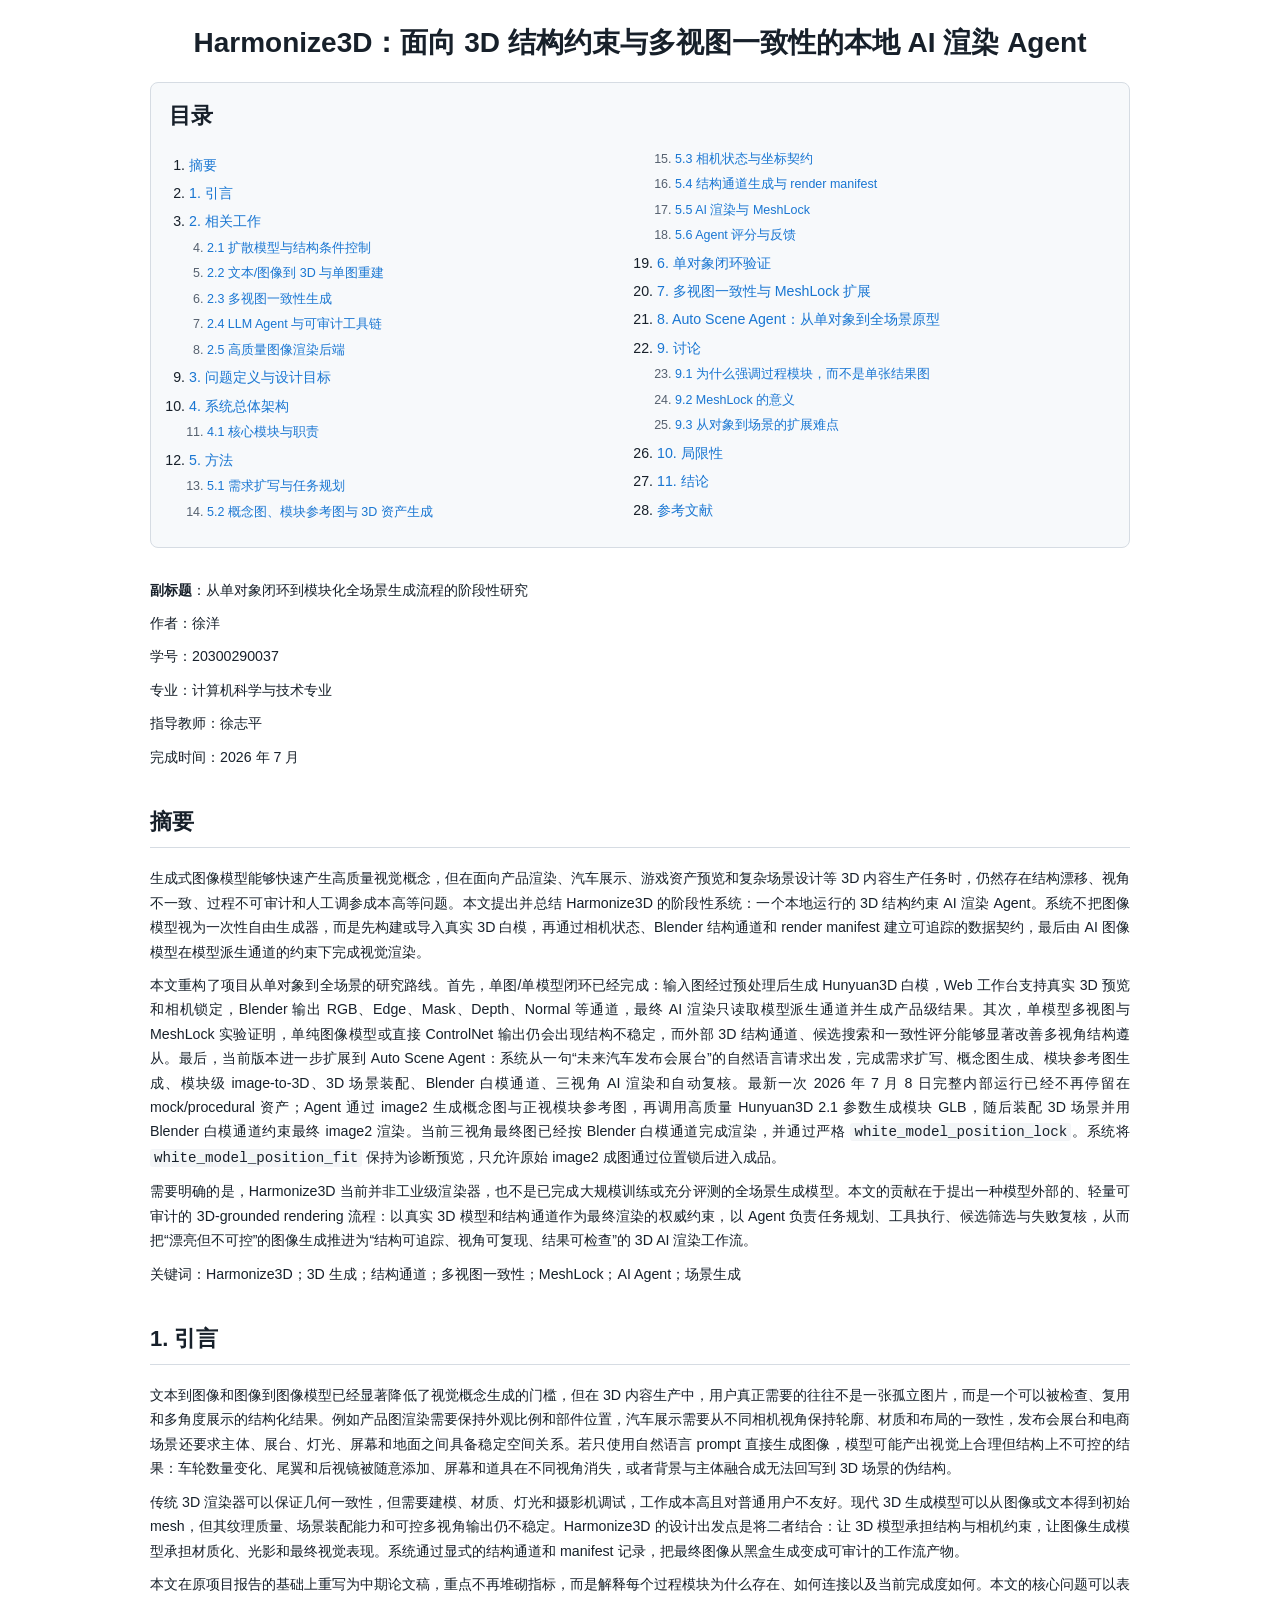
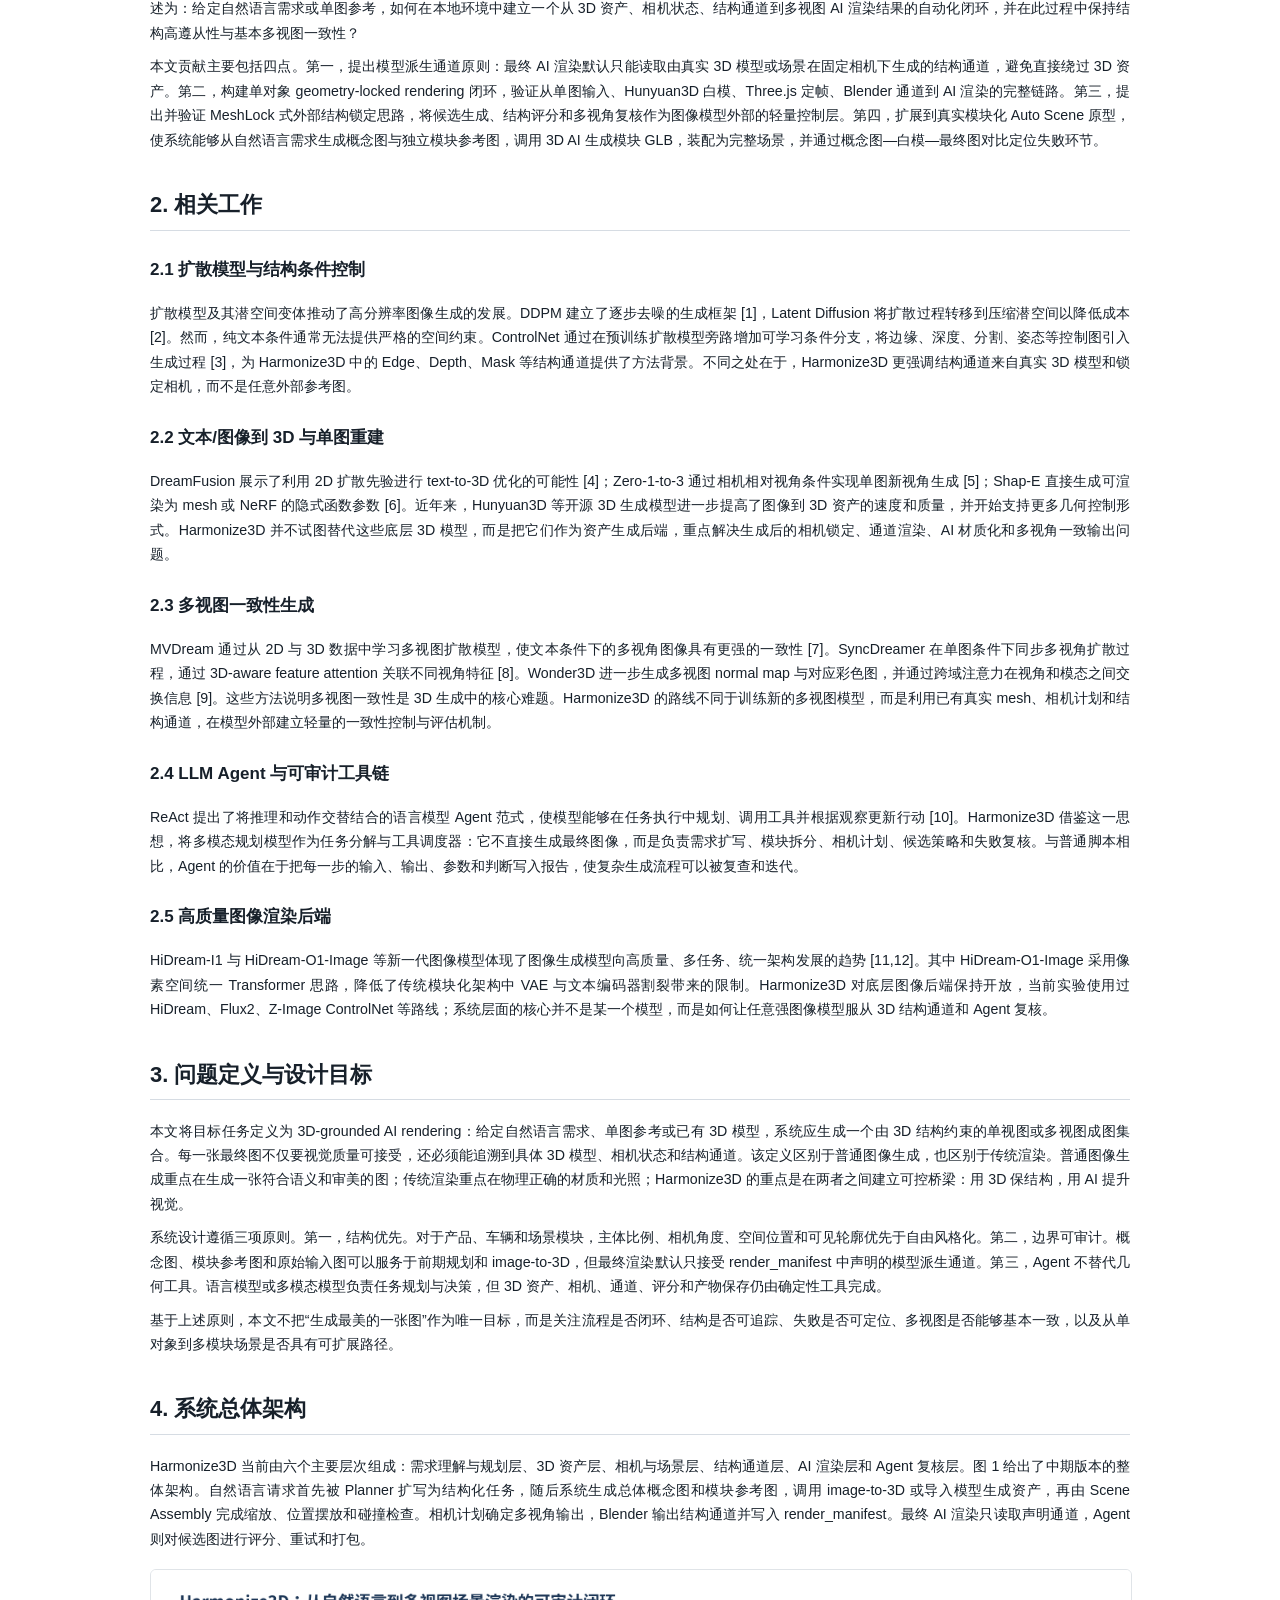
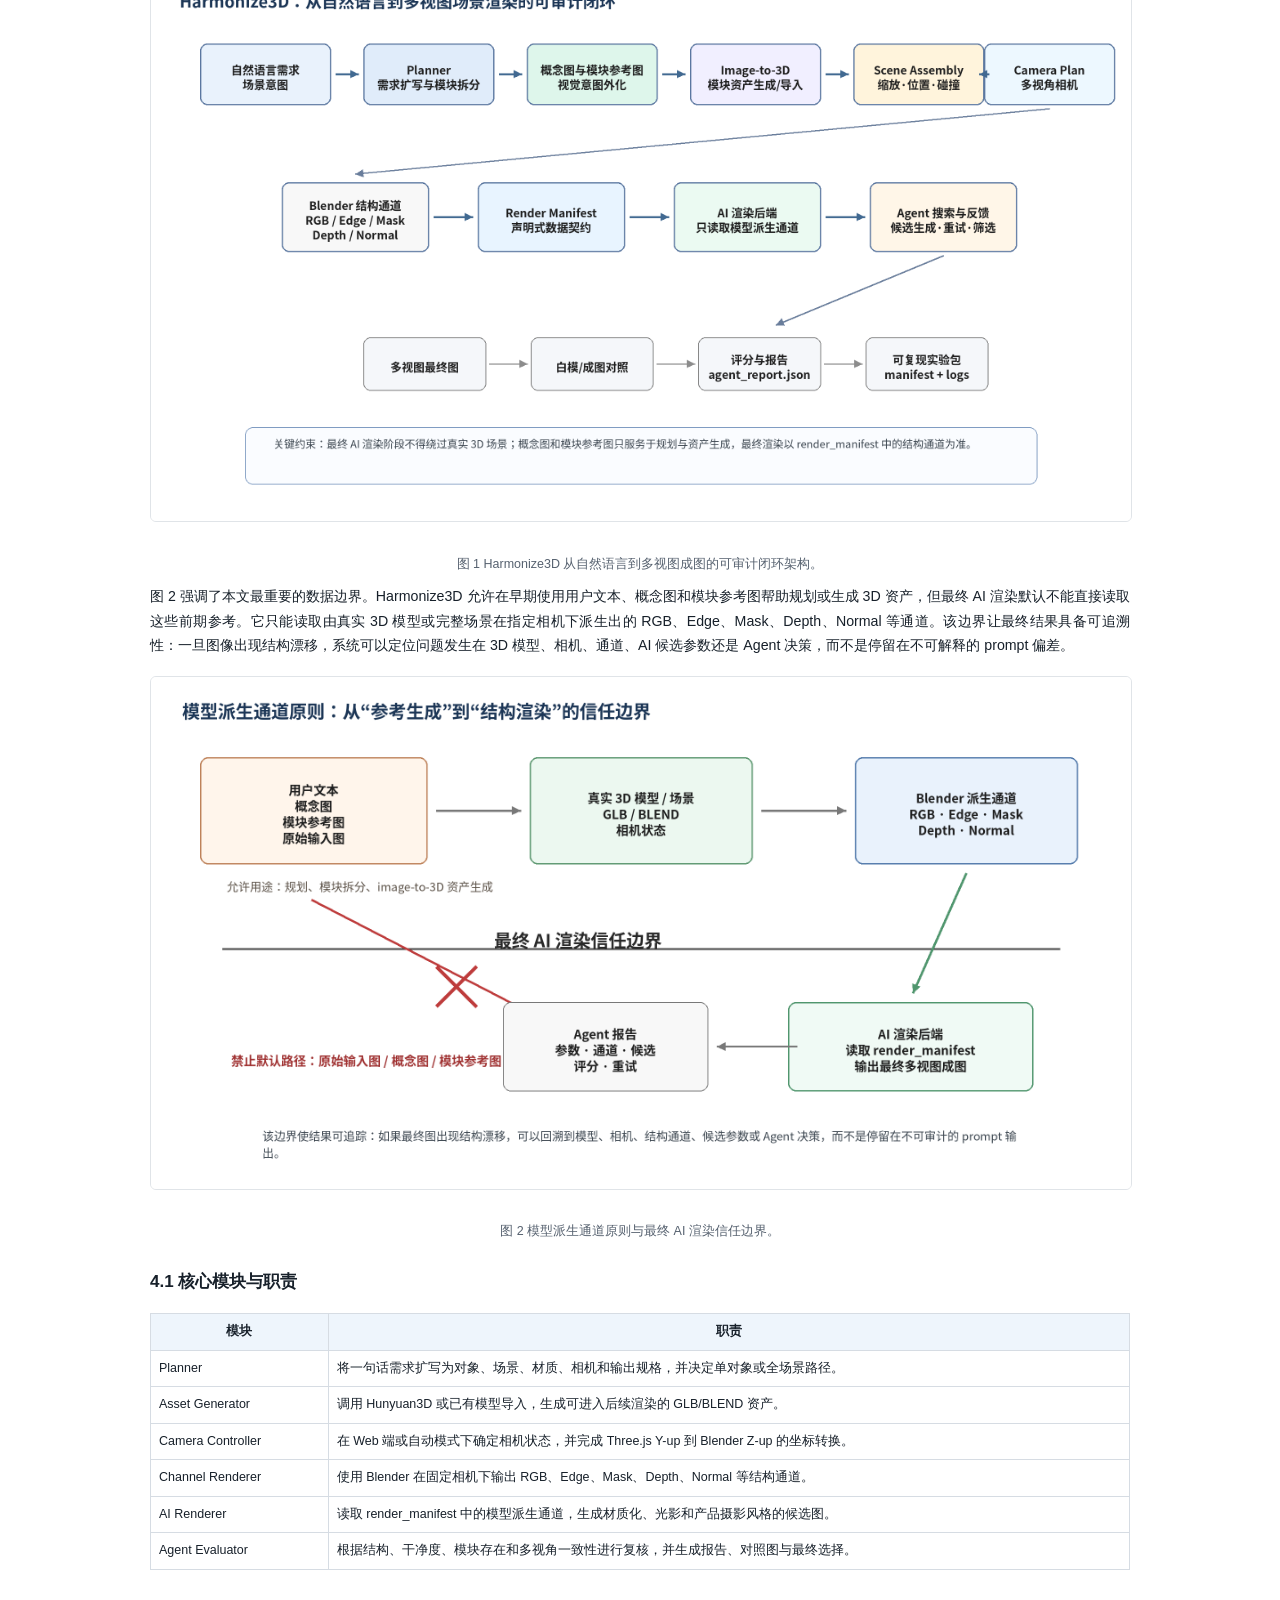
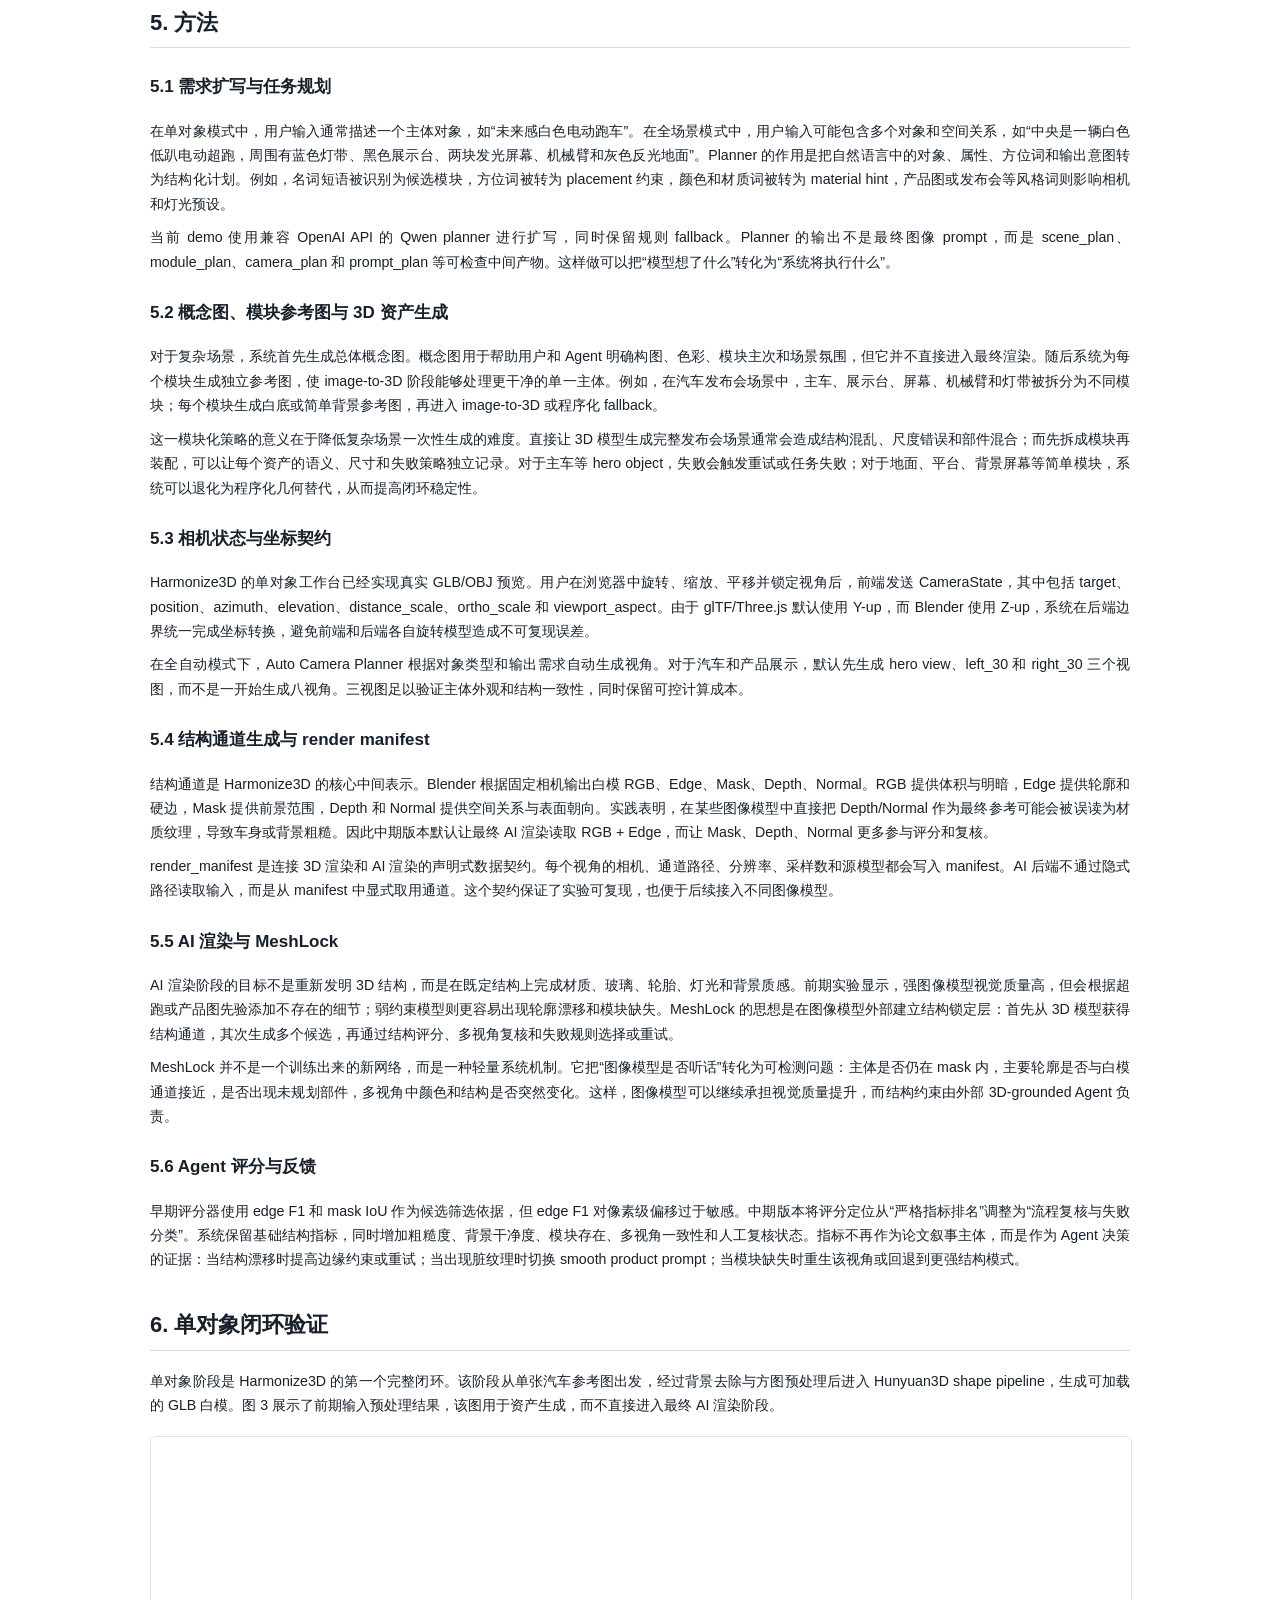
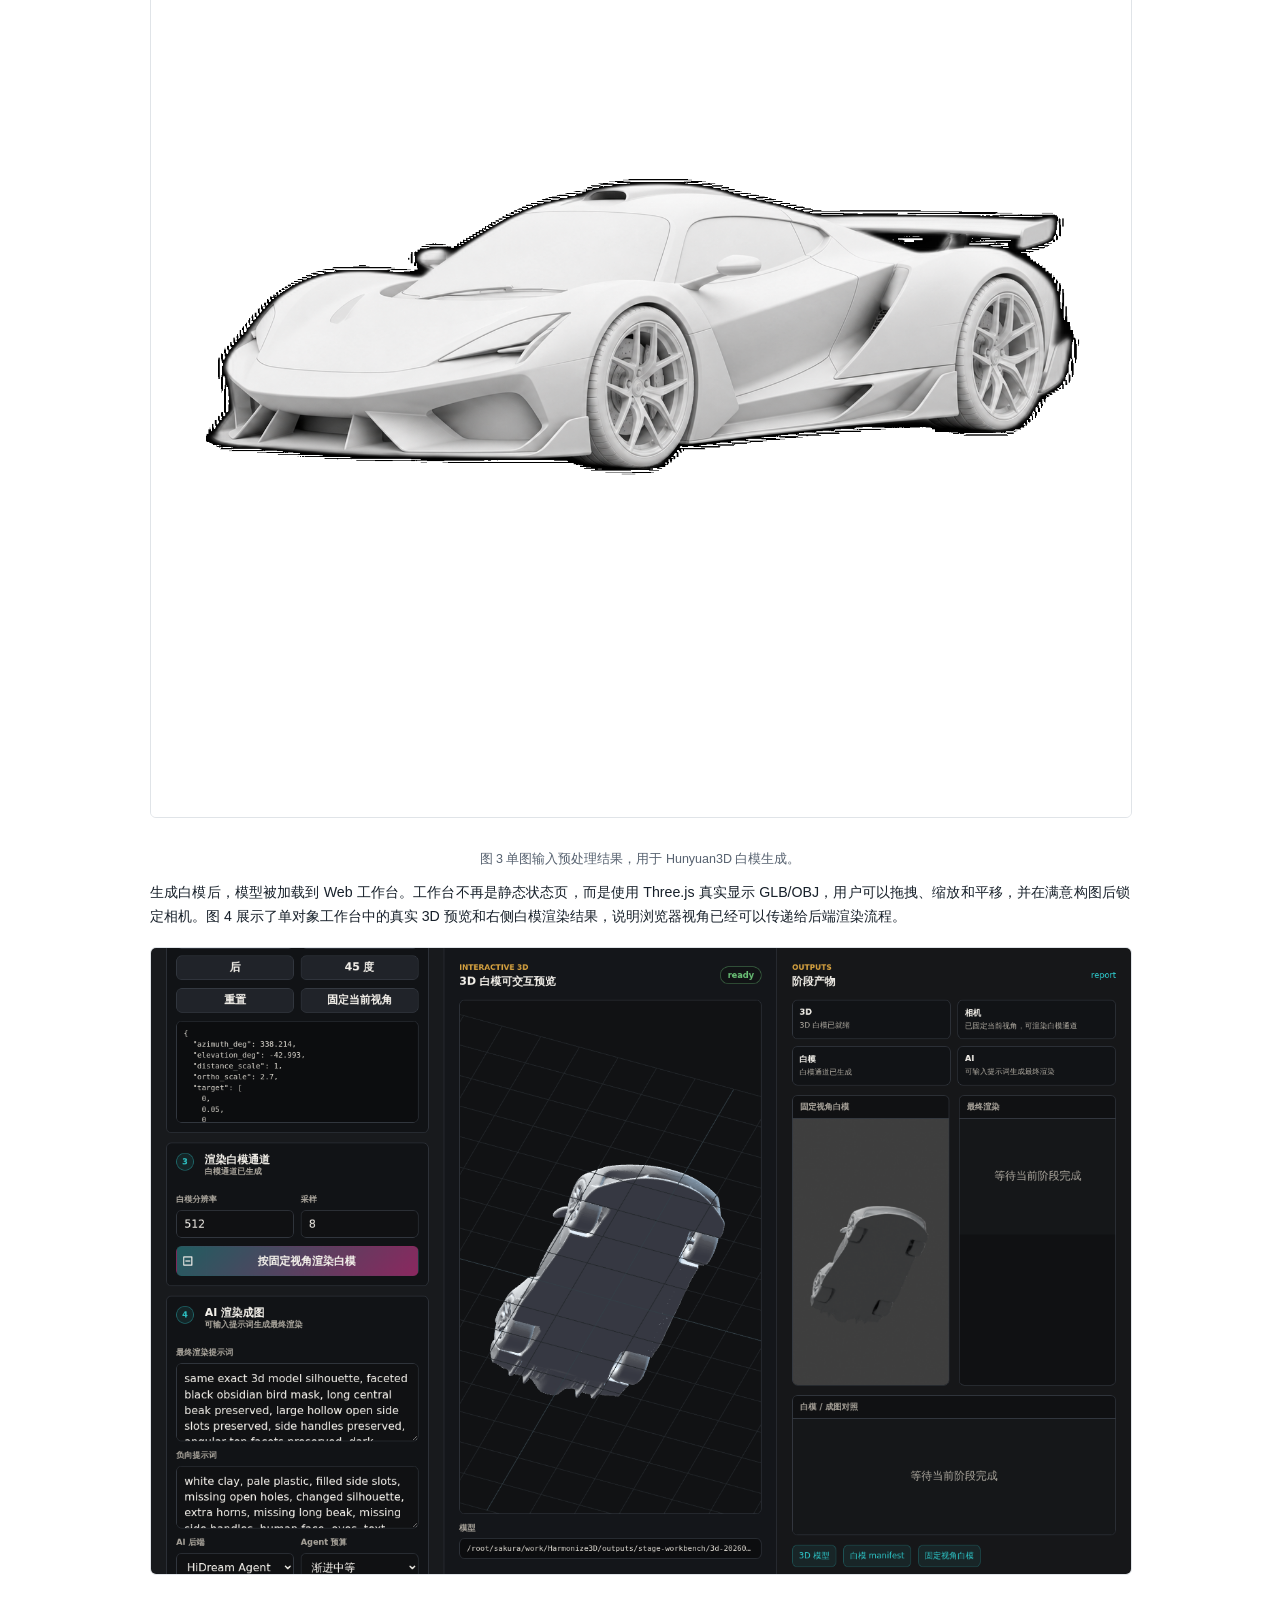
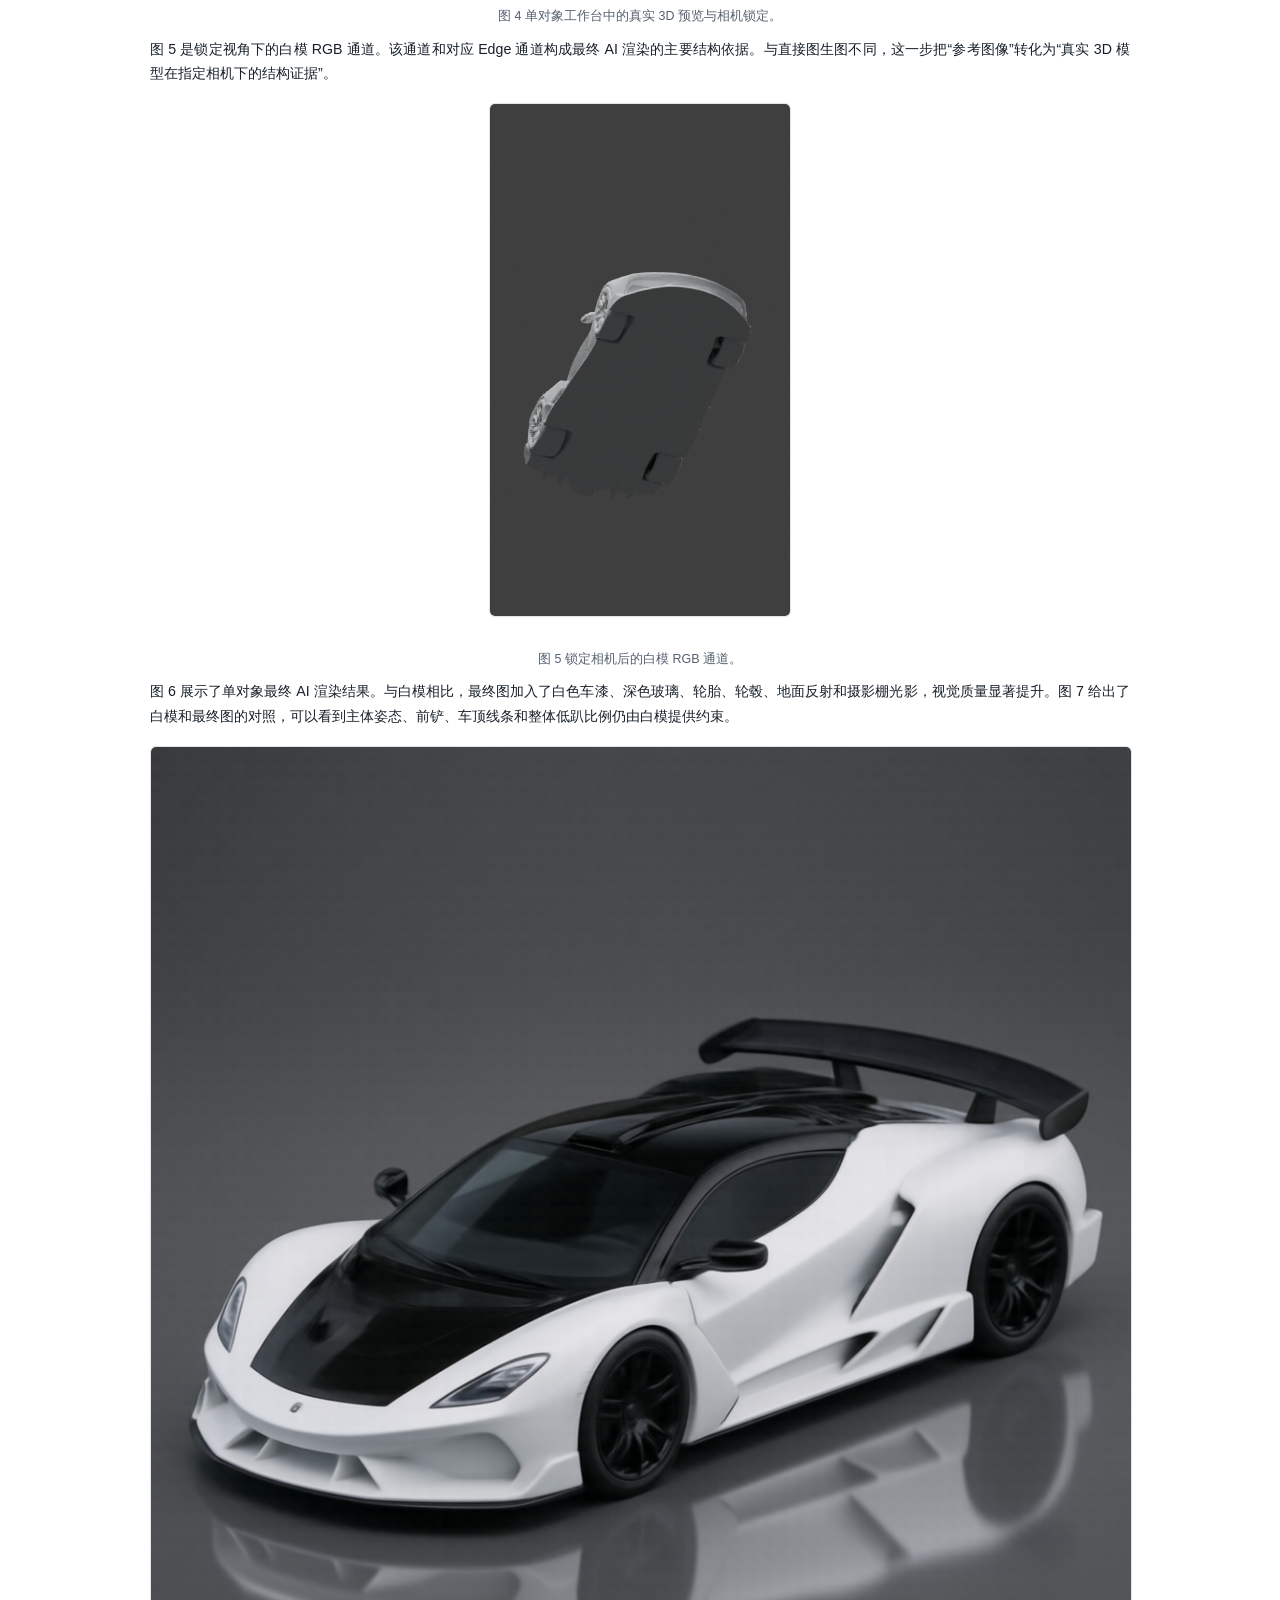
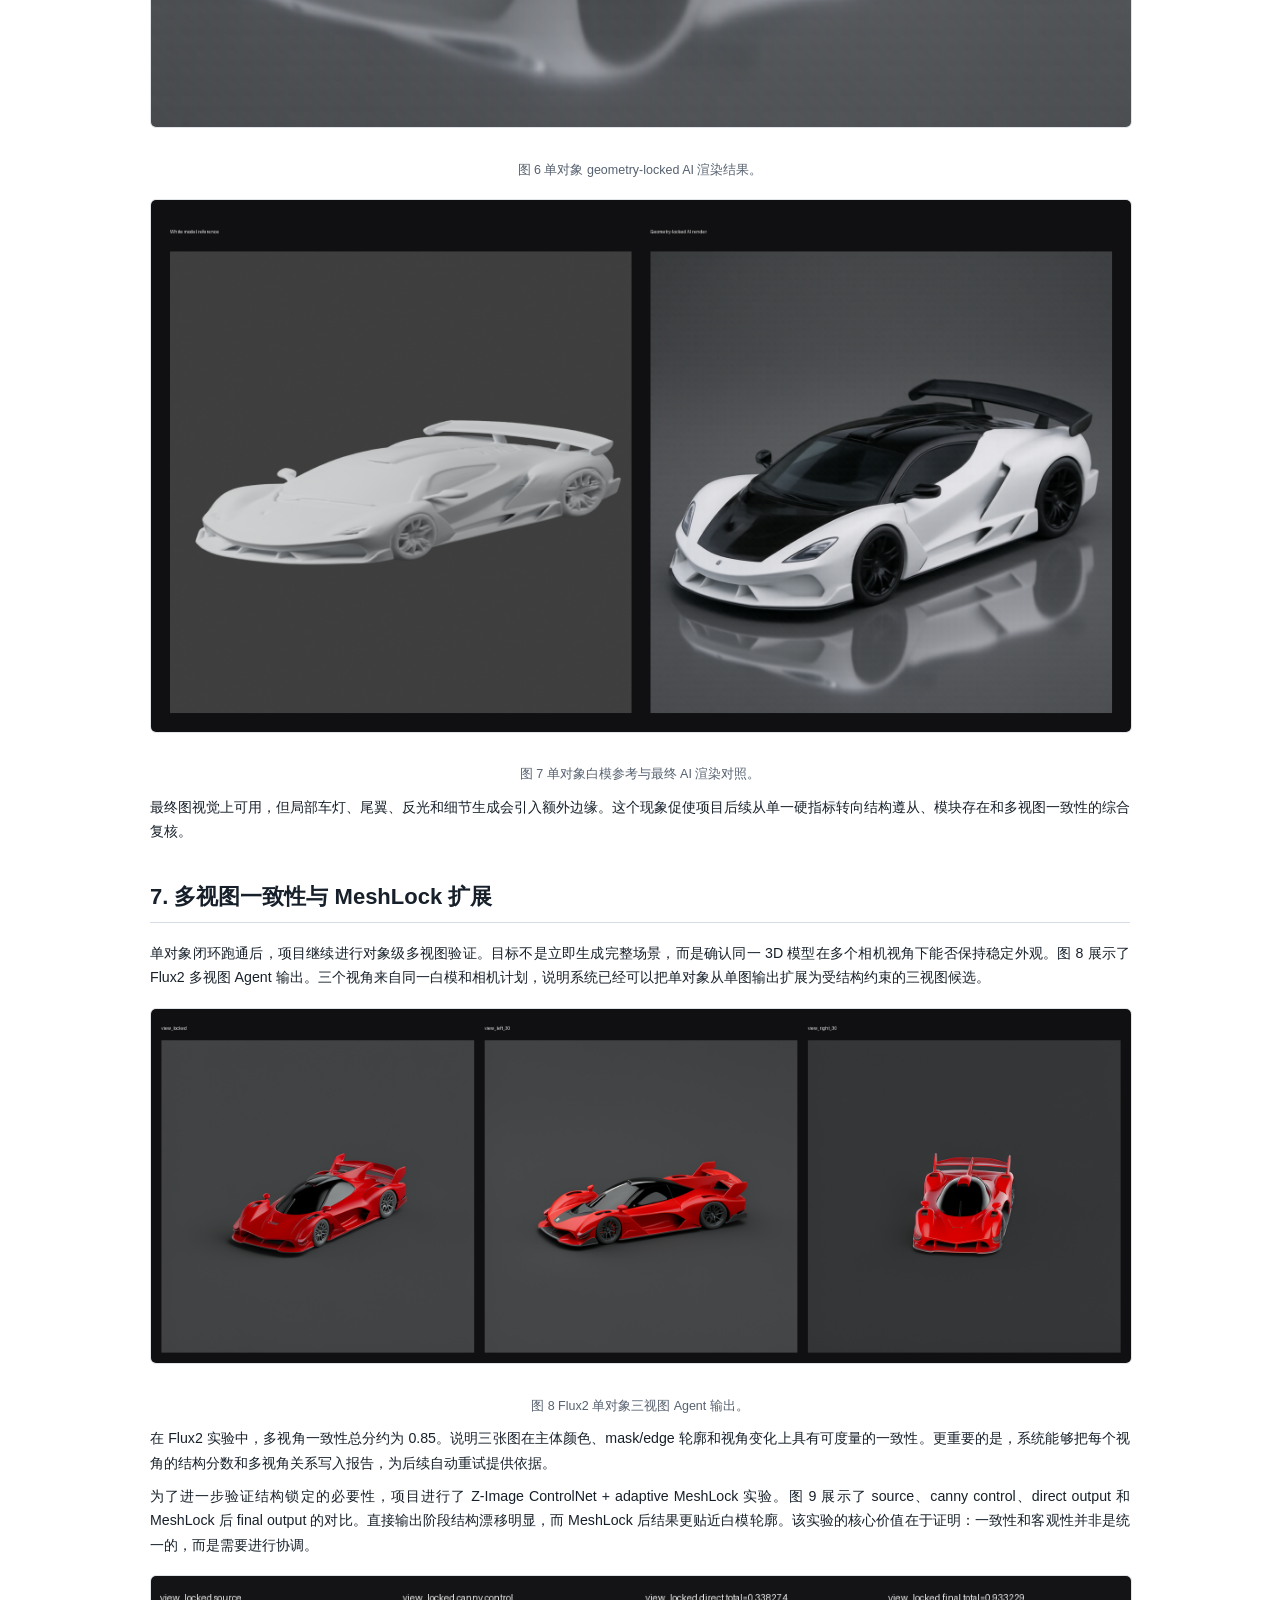
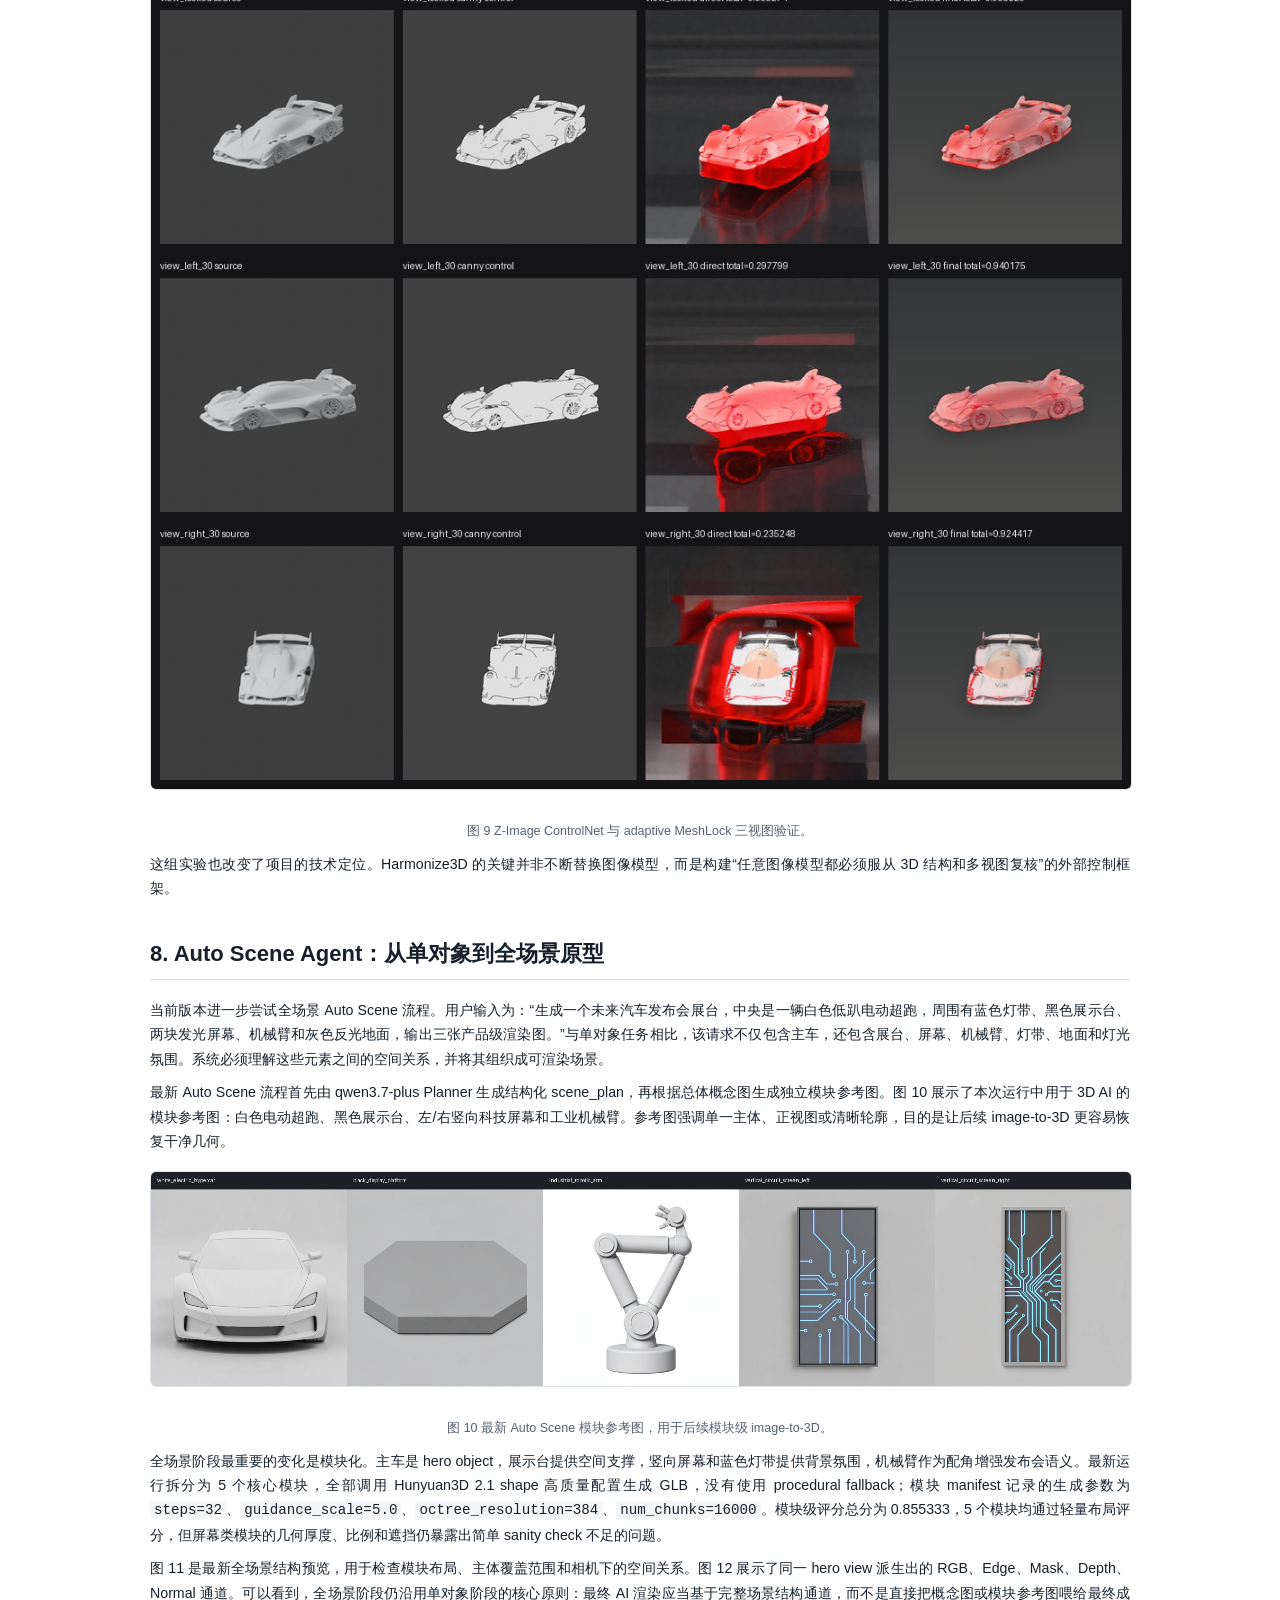
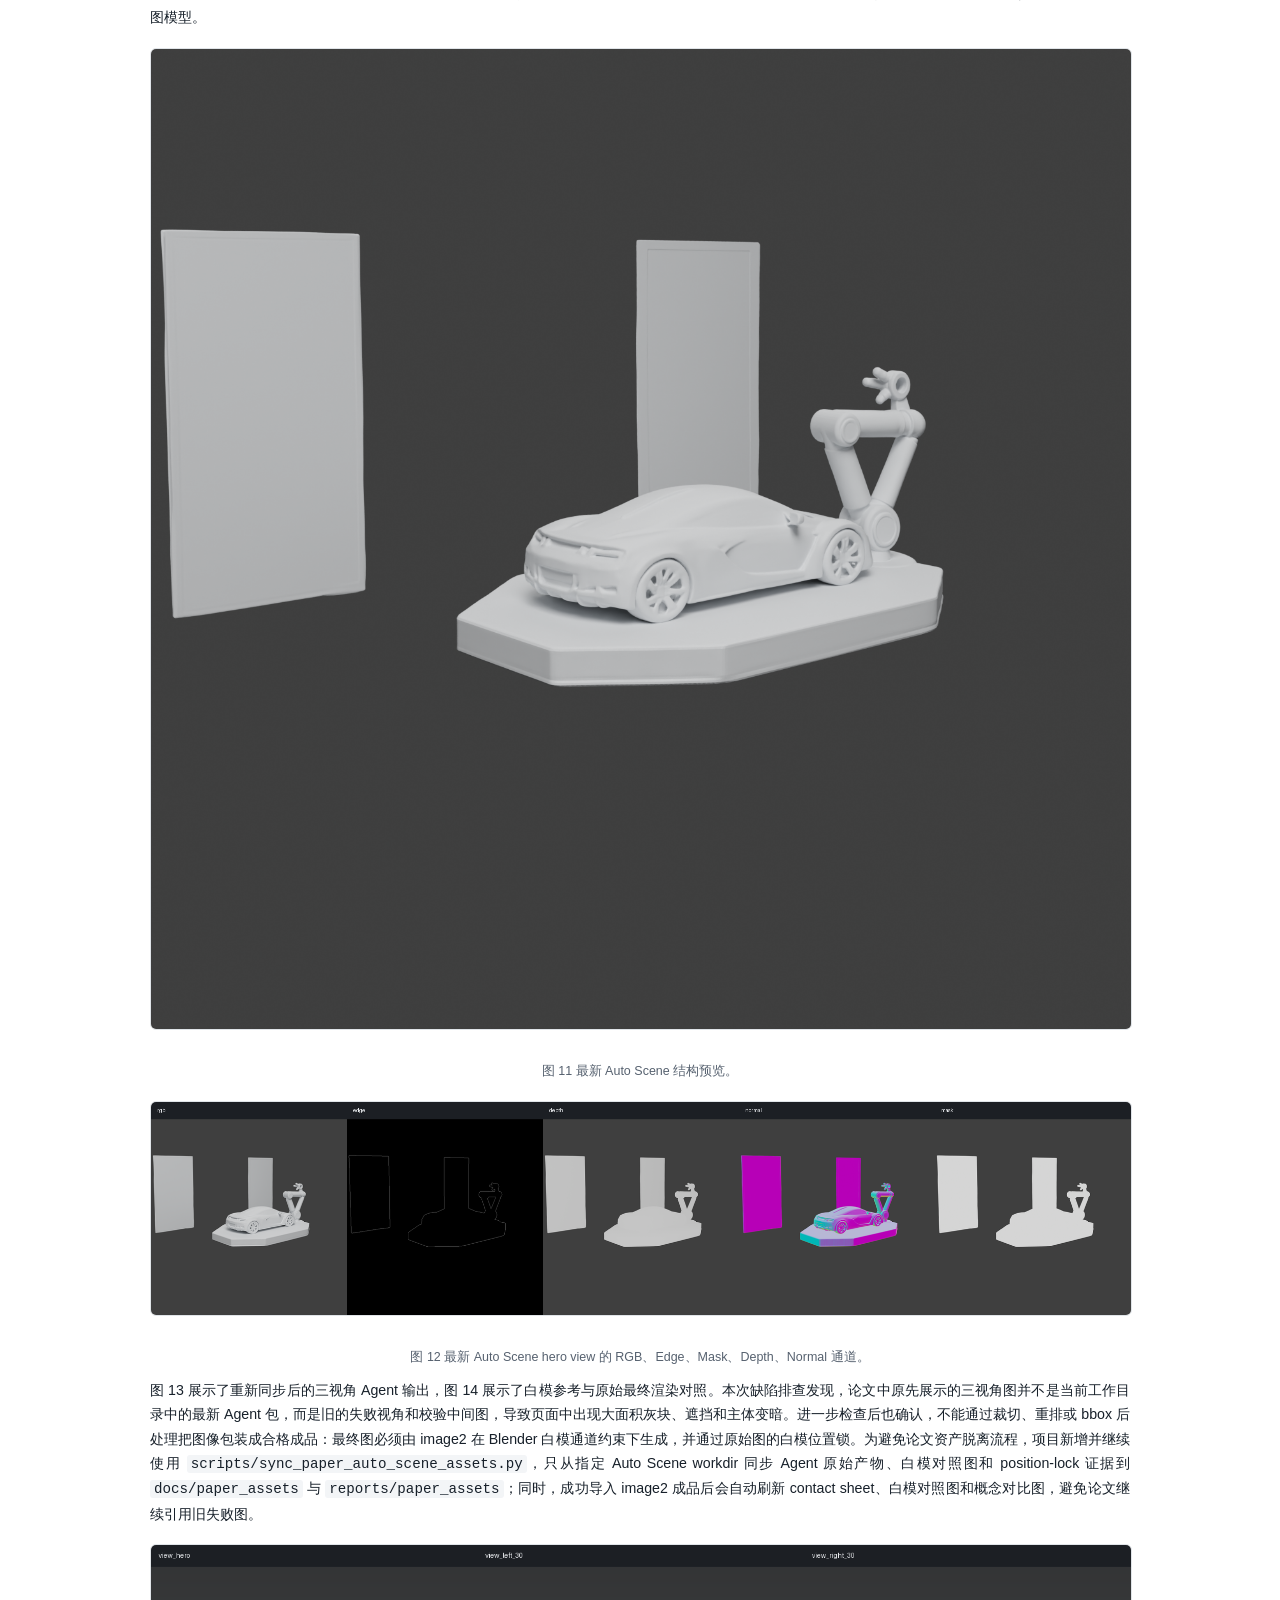
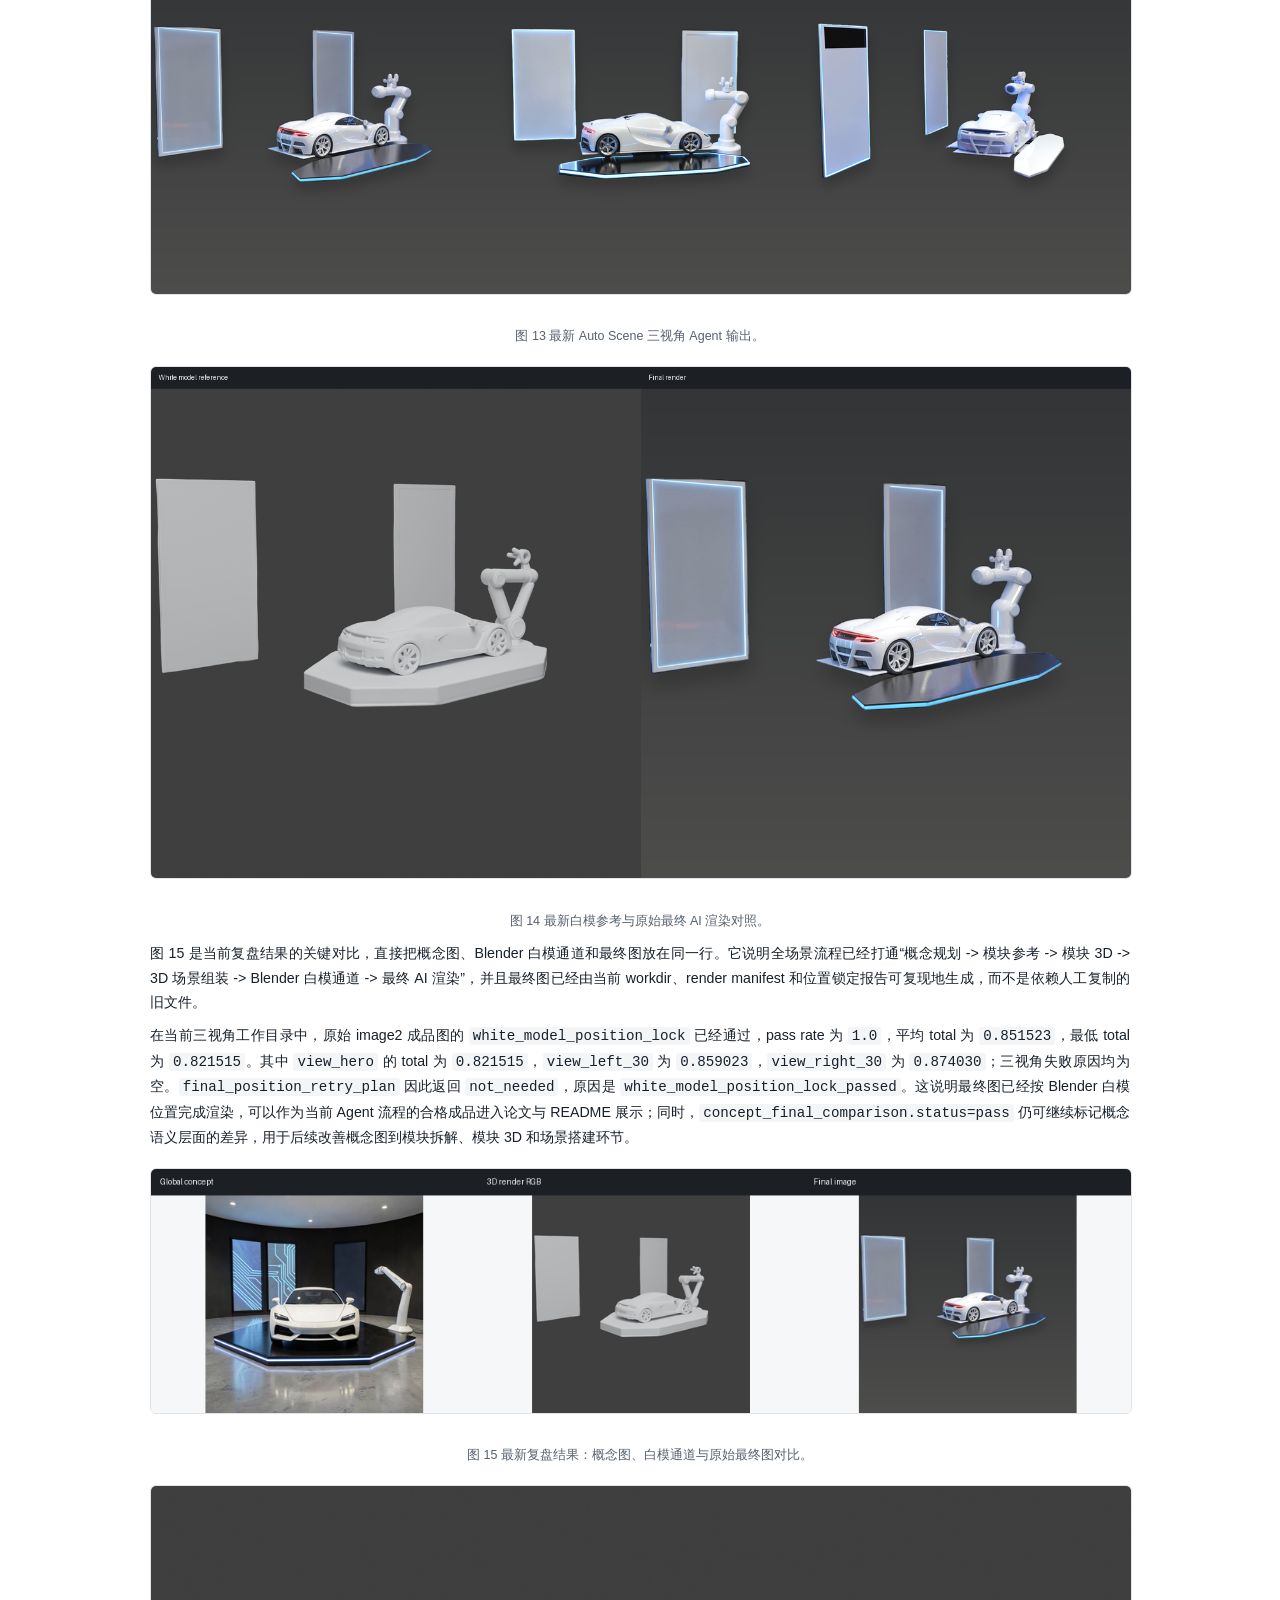
<file: reports/Harmonize3D_Paper_Deliverable.html>
<!doctype html><html lang="zh-CN"><head><meta charset="utf-8"><meta name="viewport" content="width=device-width, initial-scale=1"><title>Harmonize3D Paper Deliverable</title><style>
@page { size: A4; margin: 18mm 16mm; }
:root { --ink:#17202a; --muted:#56616f; --line:#d6dce3; --accent:#1976d2; }
body { font-family: "WenQuanYi Micro Hei", "Noto Sans CJK SC", "Microsoft YaHei", Arial, sans-serif; color: var(--ink); background: #fff; line-height: 1.72; font-size: 14.2px; }
main { max-width: 980px; margin: 0 auto; }
h1 { text-align: center; font-size: 28px; line-height: 1.35; margin: 24px 0 18px; }
h2 { font-size: 22px; border-bottom: 1px solid var(--line); padding-bottom: 6px; margin-top: 34px; break-after: avoid; }
h3 { font-size: 17px; margin-top: 24px; break-after: avoid; }
p { margin: 9px 0; text-align: justify; }
a { color: var(--accent); text-decoration: none; }
code { font-family: ui-monospace, SFMono-Regular, Menlo, Consolas, monospace; background: #f3f5f7; padding: 1px 4px; border-radius: 3px; overflow-wrap: anywhere; }
pre { background: #f6f8fa; border: 1px solid var(--line); border-radius: 6px; padding: 12px; overflow-x: visible; font-size: 12px; line-height: 1.45; white-space: pre-wrap; word-break: break-word; overflow-wrap: anywhere; }
pre code { background: transparent; padding: 0; white-space: inherit; word-break: inherit; overflow-wrap: inherit; }
ul, ol { margin: 8px 0 10px 26px; padding: 0; }
li { margin: 4px 0; }
table { width: 100%; border-collapse: collapse; margin: 14px 0 18px; font-size: 12.5px; break-inside: avoid; }
th, td { border: 1px solid var(--line); padding: 7px 8px; vertical-align: top; overflow-wrap: anywhere; }
th { background: #eef5fc; font-weight: 700; }
figure { margin: 18px auto 24px; text-align: center; break-inside: avoid; }
figure img { max-width: 100%; height: auto; border: 1px solid #e0e4e8; border-radius: 6px; }
figcaption, .caption { color: var(--muted); font-size: 12.5px; margin-top: 6px; text-align: center; }
.toc { background:#f7f9fb; border:1px solid var(--line); border-radius:8px; padding: 10px 18px; margin: 20px 0 30px; break-after: page; }
.toc h2 { border:0; margin: 4px 0 8px; }
.toc ol { columns: 2; margin-left: 20px; }
.toc li { break-inside: avoid; }
.toc-l3 { margin-left: 18px; font-size: 12.5px; color: var(--muted); }
@media print { body { font-size: 12.3px; } h2 { margin-top: 24px; } }

</style></head><body><main><h1 id="harmonize3d：面向-3d-结构约束与多视图一致性的本地-ai-渲染-agent">Harmonize3D：面向 3D 结构约束与多视图一致性的本地 AI 渲染 Agent</h1>
<nav class="toc"><h2>目录</h2><ol>
<li class="toc-l2"><a href="#摘要">摘要</a></li>
<li class="toc-l2"><a href="#1.-引言">1. 引言</a></li>
<li class="toc-l2"><a href="#2.-相关工作">2. 相关工作</a></li>
<li class="toc-l3"><a href="#2.1-扩散模型与结构条件控制">2.1 扩散模型与结构条件控制</a></li>
<li class="toc-l3"><a href="#2.2-文本图像到-3d-与单图重建">2.2 文本/图像到 3D 与单图重建</a></li>
<li class="toc-l3"><a href="#2.3-多视图一致性生成">2.3 多视图一致性生成</a></li>
<li class="toc-l3"><a href="#2.4-llm-agent-与可审计工具链">2.4 LLM Agent 与可审计工具链</a></li>
<li class="toc-l3"><a href="#2.5-高质量图像渲染后端">2.5 高质量图像渲染后端</a></li>
<li class="toc-l2"><a href="#3.-问题定义与设计目标">3. 问题定义与设计目标</a></li>
<li class="toc-l2"><a href="#4.-系统总体架构">4. 系统总体架构</a></li>
<li class="toc-l3"><a href="#4.1-核心模块与职责">4.1 核心模块与职责</a></li>
<li class="toc-l2"><a href="#5.-方法">5. 方法</a></li>
<li class="toc-l3"><a href="#5.1-需求扩写与任务规划">5.1 需求扩写与任务规划</a></li>
<li class="toc-l3"><a href="#5.2-概念图模块参考图与-3d-资产生成">5.2 概念图、模块参考图与 3D 资产生成</a></li>
<li class="toc-l3"><a href="#5.3-相机状态与坐标契约">5.3 相机状态与坐标契约</a></li>
<li class="toc-l3"><a href="#5.4-结构通道生成与-render-manifest">5.4 结构通道生成与 render manifest</a></li>
<li class="toc-l3"><a href="#5.5-ai-渲染与-meshlock">5.5 AI 渲染与 MeshLock</a></li>
<li class="toc-l3"><a href="#5.6-agent-评分与反馈">5.6 Agent 评分与反馈</a></li>
<li class="toc-l2"><a href="#6.-单对象闭环验证">6. 单对象闭环验证</a></li>
<li class="toc-l2"><a href="#7.-多视图一致性与-meshlock-扩展">7. 多视图一致性与 MeshLock 扩展</a></li>
<li class="toc-l2"><a href="#8.-auto-scene-agent：从单对象到全场景原型">8. Auto Scene Agent：从单对象到全场景原型</a></li>
<li class="toc-l2"><a href="#9.-讨论">9. 讨论</a></li>
<li class="toc-l3"><a href="#9.1-为什么强调过程模块而不是单张结果图">9.1 为什么强调过程模块，而不是单张结果图</a></li>
<li class="toc-l3"><a href="#9.2-meshlock-的意义">9.2 MeshLock 的意义</a></li>
<li class="toc-l3"><a href="#9.3-从对象到场景的扩展难点">9.3 从对象到场景的扩展难点</a></li>
<li class="toc-l2"><a href="#10.-局限性">10. 局限性</a></li>
<li class="toc-l2"><a href="#11.-结论">11. 结论</a></li>
<li class="toc-l2"><a href="#参考文献">参考文献</a></li>
</ol></nav>
<p><strong>副标题</strong>：从单对象闭环到模块化全场景生成流程的阶段性研究</p>
<p>作者：徐洋</p>
<p>学号：20300290037</p>
<p>专业：计算机科学与技术专业</p>
<p>指导教师：徐志平</p>
<p>完成时间：2026 年 7 月</p>
<h2 id="摘要">摘要</h2>
<p>生成式图像模型能够快速产生高质量视觉概念，但在面向产品渲染、汽车展示、游戏资产预览和复杂场景设计等 3D 内容生产任务时，仍然存在结构漂移、视角不一致、过程不可审计和人工调参成本高等问题。本文提出并总结 Harmonize3D 的阶段性系统：一个本地运行的 3D 结构约束 AI 渲染 Agent。系统不把图像模型视为一次性自由生成器，而是先构建或导入真实 3D 白模，再通过相机状态、Blender 结构通道和 render manifest 建立可追踪的数据契约，最后由 AI 图像模型在模型派生通道的约束下完成视觉渲染。</p>
<p>本文重构了项目从单对象到全场景的研究路线。首先，单图/单模型闭环已经完成：输入图经过预处理后生成 Hunyuan3D 白模，Web 工作台支持真实 3D 预览和相机锁定，Blender 输出 RGB、Edge、Mask、Depth、Normal 等通道，最终 AI 渲染只读取模型派生通道并生成产品级结果。其次，单模型多视图与 MeshLock 实验证明，单纯图像模型或直接 ControlNet 输出仍会出现结构不稳定，而外部 3D 结构通道、候选搜索和一致性评分能够显著改善多视角结构遵从。最后，当前版本进一步扩展到 Auto Scene Agent：系统从一句“未来汽车发布会展台”的自然语言请求出发，完成需求扩写、概念图生成、模块参考图生成、模块级 image-to-3D、3D 场景装配、Blender 白模通道、三视角 AI 渲染和自动复核。最新一次 2026 年 7 月 8 日完整内部运行已经不再停留在 mock/procedural 资产；Agent 通过 image2 生成概念图与正视模块参考图，再调用高质量 Hunyuan3D 2.1 参数生成模块 GLB，随后装配 3D 场景并用 Blender 白模通道约束最终 image2 渲染。当前三视角最终图已经按 Blender 白模通道完成渲染，并通过严格 <code>white_model_position_lock</code>。系统将 <code>white_model_position_fit</code> 保持为诊断预览，只允许原始 image2 成图通过位置锁后进入成品。</p>
<p>需要明确的是，Harmonize3D 当前并非工业级渲染器，也不是已完成大规模训练或充分评测的全场景生成模型。本文的贡献在于提出一种模型外部的、轻量可审计的 3D-grounded rendering 流程：以真实 3D 模型和结构通道作为最终渲染的权威约束，以 Agent 负责任务规划、工具执行、候选筛选与失败复核，从而把“漂亮但不可控”的图像生成推进为“结构可追踪、视角可复现、结果可检查”的 3D AI 渲染工作流。</p>
<p>关键词：Harmonize3D；3D 生成；结构通道；多视图一致性；MeshLock；AI Agent；场景生成</p>
<h2 id="1.-引言">1. 引言</h2>
<p>文本到图像和图像到图像模型已经显著降低了视觉概念生成的门槛，但在 3D 内容生产中，用户真正需要的往往不是一张孤立图片，而是一个可以被检查、复用和多角度展示的结构化结果。例如产品图渲染需要保持外观比例和部件位置，汽车展示需要从不同相机视角保持轮廓、材质和布局的一致性，发布会展台和电商场景还要求主体、展台、灯光、屏幕和地面之间具备稳定空间关系。若只使用自然语言 prompt 直接生成图像，模型可能产出视觉上合理但结构上不可控的结果：车轮数量变化、尾翼和后视镜被随意添加、屏幕和道具在不同视角消失，或者背景与主体融合成无法回写到 3D 场景的伪结构。</p>
<p>传统 3D 渲染器可以保证几何一致性，但需要建模、材质、灯光和摄影机调试，工作成本高且对普通用户不友好。现代 3D 生成模型可以从图像或文本得到初始 mesh，但其纹理质量、场景装配能力和可控多视角输出仍不稳定。Harmonize3D 的设计出发点是将二者结合：让 3D 模型承担结构与相机约束，让图像生成模型承担材质化、光影和最终视觉表现。系统通过显式的结构通道和 manifest 记录，把最终图像从黑盒生成变成可审计的工作流产物。</p>
<p>本文在原项目报告的基础上重写为中期论文稿，重点不再堆砌指标，而是解释每个过程模块为什么存在、如何连接以及当前完成度如何。本文的核心问题可以表述为：给定自然语言需求或单图参考，如何在本地环境中建立一个从 3D 资产、相机状态、结构通道到多视图 AI 渲染结果的自动化闭环，并在此过程中保持结构高遵从性与基本多视图一致性？</p>
<p>本文贡献主要包括四点。第一，提出模型派生通道原则：最终 AI 渲染默认只能读取由真实 3D 模型或场景在固定相机下生成的结构通道，避免直接绕过 3D 资产。第二，构建单对象 geometry-locked rendering 闭环，验证从单图输入、Hunyuan3D 白模、Three.js 定帧、Blender 通道到 AI 渲染的完整链路。第三，提出并验证 MeshLock 式外部结构锁定思路，将候选生成、结构评分和多视角复核作为图像模型外部的轻量控制层。第四，扩展到真实模块化 Auto Scene 原型，使系统能够从自然语言需求生成概念图与独立模块参考图，调用 3D AI 生成模块 GLB，装配为完整场景，并通过概念图—白模—最终图对比定位失败环节。</p>
<h2 id="2.-相关工作">2. 相关工作</h2>
<h3 id="2.1-扩散模型与结构条件控制">2.1 扩散模型与结构条件控制</h3>
<p>扩散模型及其潜空间变体推动了高分辨率图像生成的发展。DDPM 建立了逐步去噪的生成框架 [1]，Latent Diffusion 将扩散过程转移到压缩潜空间以降低成本 [2]。然而，纯文本条件通常无法提供严格的空间约束。ControlNet 通过在预训练扩散模型旁路增加可学习条件分支，将边缘、深度、分割、姿态等控制图引入生成过程 [3]，为 Harmonize3D 中的 Edge、Depth、Mask 等结构通道提供了方法背景。不同之处在于，Harmonize3D 更强调结构通道来自真实 3D 模型和锁定相机，而不是任意外部参考图。</p>
<h3 id="2.2-文本图像到-3d-与单图重建">2.2 文本/图像到 3D 与单图重建</h3>
<p>DreamFusion 展示了利用 2D 扩散先验进行 text-to-3D 优化的可能性 [4]；Zero-1-to-3 通过相机相对视角条件实现单图新视角生成 [5]；Shap-E 直接生成可渲染为 mesh 或 NeRF 的隐式函数参数 [6]。近年来，Hunyuan3D 等开源 3D 生成模型进一步提高了图像到 3D 资产的速度和质量，并开始支持更多几何控制形式。Harmonize3D 并不试图替代这些底层 3D 模型，而是把它们作为资产生成后端，重点解决生成后的相机锁定、通道渲染、AI 材质化和多视角一致输出问题。</p>
<h3 id="2.3-多视图一致性生成">2.3 多视图一致性生成</h3>
<p>MVDream 通过从 2D 与 3D 数据中学习多视图扩散模型，使文本条件下的多视角图像具有更强的一致性 [7]。SyncDreamer 在单图条件下同步多视角扩散过程，通过 3D-aware feature attention 关联不同视角特征 [8]。Wonder3D 进一步生成多视图 normal map 与对应彩色图，并通过跨域注意力在视角和模态之间交换信息 [9]。这些方法说明多视图一致性是 3D 生成中的核心难题。Harmonize3D 的路线不同于训练新的多视图模型，而是利用已有真实 mesh、相机计划和结构通道，在模型外部建立轻量的一致性控制与评估机制。</p>
<h3 id="2.4-llm-agent-与可审计工具链">2.4 LLM Agent 与可审计工具链</h3>
<p>ReAct 提出了将推理和动作交替结合的语言模型 Agent 范式，使模型能够在任务执行中规划、调用工具并根据观察更新行动 [10]。Harmonize3D 借鉴这一思想，将多模态规划模型作为任务分解与工具调度器：它不直接生成最终图像，而是负责需求扩写、模块拆分、相机计划、候选策略和失败复核。与普通脚本相比，Agent 的价值在于把每一步的输入、输出、参数和判断写入报告，使复杂生成流程可以被复查和迭代。</p>
<h3 id="2.5-高质量图像渲染后端">2.5 高质量图像渲染后端</h3>
<p>HiDream-I1 与 HiDream-O1-Image 等新一代图像模型体现了图像生成模型向高质量、多任务、统一架构发展的趋势 [11,12]。其中 HiDream-O1-Image 采用像素空间统一 Transformer 思路，降低了传统模块化架构中 VAE 与文本编码器割裂带来的限制。Harmonize3D 对底层图像后端保持开放，当前实验使用过 HiDream、Flux2、Z-Image ControlNet 等路线；系统层面的核心并不是某一个模型，而是如何让任意强图像模型服从 3D 结构通道和 Agent 复核。</p>
<h2 id="3.-问题定义与设计目标">3. 问题定义与设计目标</h2>
<p>本文将目标任务定义为 3D-grounded AI rendering：给定自然语言需求、单图参考或已有 3D 模型，系统应生成一个由 3D 结构约束的单视图或多视图成图集合。每一张最终图不仅要视觉质量可接受，还必须能追溯到具体 3D 模型、相机状态和结构通道。该定义区别于普通图像生成，也区别于传统渲染。普通图像生成重点在生成一张符合语义和审美的图；传统渲染重点在物理正确的材质和光照；Harmonize3D 的重点是在两者之间建立可控桥梁：用 3D 保结构，用 AI 提升视觉。</p>
<p>系统设计遵循三项原则。第一，结构优先。对于产品、车辆和场景模块，主体比例、相机角度、空间位置和可见轮廓优先于自由风格化。第二，边界可审计。概念图、模块参考图和原始输入图可以服务于前期规划和 image-to-3D，但最终渲染默认只接受 render_manifest 中声明的模型派生通道。第三，Agent 不替代几何工具。语言模型或多模态模型负责任务规划与决策，但 3D 资产、相机、通道、评分和产物保存仍由确定性工具完成。</p>
<p>基于上述原则，本文不把“生成最美的一张图”作为唯一目标，而是关注流程是否闭环、结构是否可追踪、失败是否可定位、多视图是否能够基本一致，以及从单对象到多模块场景是否具有可扩展路径。</p>
<h2 id="4.-系统总体架构">4. 系统总体架构</h2>
<p>Harmonize3D 当前由六个主要层次组成：需求理解与规划层、3D 资产层、相机与场景层、结构通道层、AI 渲染层和 Agent 复核层。图 1 给出了中期版本的整体架构。自然语言请求首先被 Planner 扩写为结构化任务，随后系统生成总体概念图和模块参考图，调用 image-to-3D 或导入模型生成资产，再由 Scene Assembly 完成缩放、位置摆放和碰撞检查。相机计划确定多视角输出，Blender 输出结构通道并写入 render_manifest。最终 AI 渲染只读取声明通道，Agent 则对候选图进行评分、重试和打包。</p>
<figure><img src="paper_assets/fig_architecture.png" alt="fig_architecture.png"></figure>
<p class="caption">图 1  Harmonize3D 从自然语言到多视图成图的可审计闭环架构。</p>
<p>图 2 强调了本文最重要的数据边界。Harmonize3D 允许在早期使用用户文本、概念图和模块参考图帮助规划或生成 3D 资产，但最终 AI 渲染默认不能直接读取这些前期参考。它只能读取由真实 3D 模型或完整场景在指定相机下派生出的 RGB、Edge、Mask、Depth、Normal 等通道。该边界让最终结果具备可追溯性：一旦图像出现结构漂移，系统可以定位问题发生在 3D 模型、相机、通道、AI 候选参数还是 Agent 决策，而不是停留在不可解释的 prompt 偏差。</p>
<figure><img src="paper_assets/fig_trust_boundary.png" alt="fig_trust_boundary.png"></figure>
<p class="caption">图 2  模型派生通道原则与最终 AI 渲染信任边界。</p>
<h3 id="4.1-核心模块与职责">4.1 核心模块与职责</h3>
<table>
<tr><th>模块</th><th>职责</th></tr>
<tr><td>Planner</td><td>将一句话需求扩写为对象、场景、材质、相机和输出规格，并决定单对象或全场景路径。</td></tr>
<tr><td>Asset Generator</td><td>调用 Hunyuan3D 或已有模型导入，生成可进入后续渲染的 GLB/BLEND 资产。</td></tr>
<tr><td>Camera Controller</td><td>在 Web 端或自动模式下确定相机状态，并完成 Three.js Y-up 到 Blender Z-up 的坐标转换。</td></tr>
<tr><td>Channel Renderer</td><td>使用 Blender 在固定相机下输出 RGB、Edge、Mask、Depth、Normal 等结构通道。</td></tr>
<tr><td>AI Renderer</td><td>读取 render_manifest 中的模型派生通道，生成材质化、光影和产品摄影风格的候选图。</td></tr>
<tr><td>Agent Evaluator</td><td>根据结构、干净度、模块存在和多视角一致性进行复核，并生成报告、对照图与最终选择。</td></tr>
</table>
<h2 id="5.-方法">5. 方法</h2>
<h3 id="5.1-需求扩写与任务规划">5.1 需求扩写与任务规划</h3>
<p>在单对象模式中，用户输入通常描述一个主体对象，如“未来感白色电动跑车”。在全场景模式中，用户输入可能包含多个对象和空间关系，如“中央是一辆白色低趴电动超跑，周围有蓝色灯带、黑色展示台、两块发光屏幕、机械臂和灰色反光地面”。Planner 的作用是把自然语言中的对象、属性、方位词和输出意图转为结构化计划。例如，名词短语被识别为候选模块，方位词被转为 placement 约束，颜色和材质词被转为 material hint，产品图或发布会等风格词则影响相机和灯光预设。</p>
<p>当前 demo 使用兼容 OpenAI API 的 Qwen planner 进行扩写，同时保留规则 fallback。Planner 的输出不是最终图像 prompt，而是 scene_plan、module_plan、camera_plan 和 prompt_plan 等可检查中间产物。这样做可以把“模型想了什么”转化为“系统将执行什么”。</p>
<h3 id="5.2-概念图模块参考图与-3d-资产生成">5.2 概念图、模块参考图与 3D 资产生成</h3>
<p>对于复杂场景，系统首先生成总体概念图。概念图用于帮助用户和 Agent 明确构图、色彩、模块主次和场景氛围，但它并不直接进入最终渲染。随后系统为每个模块生成独立参考图，使 image-to-3D 阶段能够处理更干净的单一主体。例如，在汽车发布会场景中，主车、展示台、屏幕、机械臂和灯带被拆分为不同模块；每个模块生成白底或简单背景参考图，再进入 image-to-3D 或程序化 fallback。</p>
<p>这一模块化策略的意义在于降低复杂场景一次性生成的难度。直接让 3D 模型生成完整发布会场景通常会造成结构混乱、尺度错误和部件混合；而先拆成模块再装配，可以让每个资产的语义、尺寸和失败策略独立记录。对于主车等 hero object，失败会触发重试或任务失败；对于地面、平台、背景屏幕等简单模块，系统可以退化为程序化几何替代，从而提高闭环稳定性。</p>
<h3 id="5.3-相机状态与坐标契约">5.3 相机状态与坐标契约</h3>
<p>Harmonize3D 的单对象工作台已经实现真实 GLB/OBJ 预览。用户在浏览器中旋转、缩放、平移并锁定视角后，前端发送 CameraState，其中包括 target、position、azimuth、elevation、distance_scale、ortho_scale 和 viewport_aspect。由于 glTF/Three.js 默认使用 Y-up，而 Blender 使用 Z-up，系统在后端边界统一完成坐标转换，避免前端和后端各自旋转模型造成不可复现误差。</p>
<p>在全自动模式下，Auto Camera Planner 根据对象类型和输出需求自动生成视角。对于汽车和产品展示，默认先生成 hero view、left_30 和 right_30 三个视图，而不是一开始生成八视角。三视图足以验证主体外观和结构一致性，同时保留可控计算成本。</p>
<h3 id="5.4-结构通道生成与-render-manifest">5.4 结构通道生成与 render manifest</h3>
<p>结构通道是 Harmonize3D 的核心中间表示。Blender 根据固定相机输出白模 RGB、Edge、Mask、Depth、Normal。RGB 提供体积与明暗，Edge 提供轮廓和硬边，Mask 提供前景范围，Depth 和 Normal 提供空间关系与表面朝向。实践表明，在某些图像模型中直接把 Depth/Normal 作为最终参考可能会被误读为材质纹理，导致车身或背景粗糙。因此中期版本默认让最终 AI 渲染读取 RGB + Edge，而让 Mask、Depth、Normal 更多参与评分和复核。</p>
<p>render_manifest 是连接 3D 渲染和 AI 渲染的声明式数据契约。每个视角的相机、通道路径、分辨率、采样数和源模型都会写入 manifest。AI 后端不通过隐式路径读取输入，而是从 manifest 中显式取用通道。这个契约保证了实验可复现，也便于后续接入不同图像模型。</p>
<h3 id="5.5-ai-渲染与-meshlock">5.5 AI 渲染与 MeshLock</h3>
<p>AI 渲染阶段的目标不是重新发明 3D 结构，而是在既定结构上完成材质、玻璃、轮胎、灯光和背景质感。前期实验显示，强图像模型视觉质量高，但会根据超跑或产品图先验添加不存在的细节；弱约束模型则更容易出现轮廓漂移和模块缺失。MeshLock 的思想是在图像模型外部建立结构锁定层：首先从 3D 模型获得结构通道，其次生成多个候选，再通过结构评分、多视角复核和失败规则选择或重试。</p>
<p>MeshLock 并不是一个训练出来的新网络，而是一种轻量系统机制。它把“图像模型是否听话”转化为可检测问题：主体是否仍在 mask 内，主要轮廓是否与白模通道接近，是否出现未规划部件，多视角中颜色和结构是否突然变化。这样，图像模型可以继续承担视觉质量提升，而结构约束由外部 3D-grounded Agent 负责。</p>
<h3 id="5.6-agent-评分与反馈">5.6 Agent 评分与反馈</h3>
<p>早期评分器使用 edge F1 和 mask IoU 作为候选筛选依据，但 edge F1 对像素级偏移过于敏感。中期版本将评分定位从“严格指标排名”调整为“流程复核与失败分类”。系统保留基础结构指标，同时增加粗糙度、背景干净度、模块存在、多视角一致性和人工复核状态。指标不再作为论文叙事主体，而是作为 Agent 决策的证据：当结构漂移时提高边缘约束或重试；当出现脏纹理时切换 smooth product prompt；当模块缺失时重生该视角或回退到更强结构模式。</p>
<h2 id="6.-单对象闭环验证">6. 单对象闭环验证</h2>
<p>单对象阶段是 Harmonize3D 的第一个完整闭环。该阶段从单张汽车参考图出发，经过背景去除与方图预处理后进入 Hunyuan3D shape pipeline，生成可加载的 GLB 白模。图 3 展示了前期输入预处理结果，该图用于资产生成，而不直接进入最终 AI 渲染阶段。</p>
<figure><img src="paper_assets/single_input_preprocessed.png" alt="single_input_preprocessed.png"></figure>
<p class="caption">图 3  单图输入预处理结果，用于 Hunyuan3D 白模生成。</p>
<p>生成白模后，模型被加载到 Web 工作台。工作台不再是静态状态页，而是使用 Three.js 真实显示 GLB/OBJ，用户可以拖拽、缩放和平移，并在满意构图后锁定相机。图 4 展示了单对象工作台中的真实 3D 预览和右侧白模渲染结果，说明浏览器视角已经可以传递给后端渲染流程。</p>
<figure><img src="paper_assets/single_workbench_camera_lock.png" alt="single_workbench_camera_lock.png"></figure>
<p class="caption">图 4  单对象工作台中的真实 3D 预览与相机锁定。</p>
<p>图 5 是锁定视角下的白模 RGB 通道。该通道和对应 Edge 通道构成最终 AI 渲染的主要结构依据。与直接图生图不同，这一步把“参考图像”转化为“真实 3D 模型在指定相机下的结构证据”。</p>
<figure><img src="paper_assets/single_white_render.png" alt="single_white_render.png"></figure>
<p class="caption">图 5  锁定相机后的白模 RGB 通道。</p>
<p>图 6 展示了单对象最终 AI 渲染结果。与白模相比，最终图加入了白色车漆、深色玻璃、轮胎、轮毂、地面反射和摄影棚光影，视觉质量显著提升。图 7 给出了白模和最终图的对照，可以看到主体姿态、前铲、车顶线条和整体低趴比例仍由白模提供约束。</p>
<figure><img src="paper_assets/single_final_render.png" alt="single_final_render.png"></figure>
<p class="caption">图 6  单对象 geometry-locked AI 渲染结果。</p>
<figure><img src="paper_assets/single_white_vs_final.png" alt="single_white_vs_final.png"></figure>
<p class="caption">图 7  单对象白模参考与最终 AI 渲染对照。</p>
<p>最终图视觉上可用，但局部车灯、尾翼、反光和细节生成会引入额外边缘。这个现象促使项目后续从单一硬指标转向结构遵从、模块存在和多视图一致性的综合复核。</p>
<h2 id="7.-多视图一致性与-meshlock-扩展">7. 多视图一致性与 MeshLock 扩展</h2>
<p>单对象闭环跑通后，项目继续进行对象级多视图验证。目标不是立即生成完整场景，而是确认同一 3D 模型在多个相机视角下能否保持稳定外观。图 8 展示了 Flux2 多视图 Agent 输出。三个视角来自同一白模和相机计划，说明系统已经可以把单对象从单图输出扩展为受结构约束的三视图候选。</p>
<figure><img src="paper_assets/single_multiview_contact.png" alt="single_multiview_contact.png"></figure>
<p class="caption">图 8  Flux2 单对象三视图 Agent 输出。</p>
<p>在 Flux2 实验中，多视角一致性总分约为 0.85。说明三张图在主体颜色、mask/edge 轮廓和视角变化上具有可度量的一致性。更重要的是，系统能够把每个视角的结构分数和多视角关系写入报告，为后续自动重试提供依据。</p>
<p>为了进一步验证结构锁定的必要性，项目进行了 Z-Image ControlNet + adaptive MeshLock 实验。图 9 展示了 source、canny control、direct output 和 MeshLock 后 final output 的对比。直接输出阶段结构漂移明显，而 MeshLock 后结果更贴近白模轮廓。该实验的核心价值在于证明：一致性和客观性并非是统一的，而是需要进行协调。</p>
<figure><img src="paper_assets/single_zimage_adaptive_contact.png" alt="single_zimage_adaptive_contact.png"></figure>
<p class="caption">图 9  Z-Image ControlNet 与 adaptive MeshLock 三视图验证。</p>
<p>这组实验也改变了项目的技术定位。Harmonize3D 的关键并非不断替换图像模型，而是构建“任意图像模型都必须服从 3D 结构和多视图复核”的外部控制框架。</p>
<h2 id="8.-auto-scene-agent：从单对象到全场景原型">8. Auto Scene Agent：从单对象到全场景原型</h2>
<p>当前版本进一步尝试全场景 Auto Scene 流程。用户输入为：“生成一个未来汽车发布会展台，中央是一辆白色低趴电动超跑，周围有蓝色灯带、黑色展示台、两块发光屏幕、机械臂和灰色反光地面，输出三张产品级渲染图。”与单对象任务相比，该请求不仅包含主车，还包含展台、屏幕、机械臂、灯带、地面和灯光氛围。系统必须理解这些元素之间的空间关系，并将其组织成可渲染场景。</p>
<p>最新 Auto Scene 流程首先由 qwen3.7-plus Planner 生成结构化 scene_plan，再根据总体概念图生成独立模块参考图。图 10 展示了本次运行中用于 3D AI 的模块参考图：白色电动超跑、黑色展示台、左/右竖向科技屏幕和工业机械臂。参考图强调单一主体、正视图或清晰轮廓，目的是让后续 image-to-3D 更容易恢复干净几何。</p>
<figure><img src="paper_assets/module_references_contact.png" alt="module_references_contact.png"></figure>
<p class="caption">图 10  最新 Auto Scene 模块参考图，用于后续模块级 image-to-3D。</p>
<p>全场景阶段最重要的变化是模块化。主车是 hero object，展示台提供空间支撑，竖向屏幕和蓝色灯带提供背景氛围，机械臂作为配角增强发布会语义。最新运行拆分为 5 个核心模块，全部调用 Hunyuan3D 2.1 shape 高质量配置生成 GLB，没有使用 procedural fallback；模块 manifest 记录的生成参数为 <code>steps=32</code>、<code>guidance_scale=5.0</code>、<code>octree_resolution=384</code>、<code>num_chunks=16000</code>。模块级评分总分为 0.855333，5 个模块均通过轻量布局评分，但屏幕类模块的几何厚度、比例和遮挡仍暴露出简单 sanity check 不足的问题。</p>
<p>图 11 是最新全场景结构预览，用于检查模块布局、主体覆盖范围和相机下的空间关系。图 12 展示了同一 hero view 派生出的 RGB、Edge、Mask、Depth、Normal 通道。可以看到，全场景阶段仍沿用单对象阶段的核心原则：最终 AI 渲染应当基于完整场景结构通道，而不是直接把概念图或模块参考图喂给最终成图模型。</p>
<figure><img src="paper_assets/scene_preview.png" alt="scene_preview.png"></figure>
<p class="caption">图 11  最新 Auto Scene 结构预览。</p>
<figure><img src="paper_assets/render_channels_view_hero.png" alt="render_channels_view_hero.png"></figure>
<p class="caption">图 12  最新 Auto Scene hero view 的 RGB、Edge、Mask、Depth、Normal 通道。</p>
<p>图 13 展示了重新同步后的三视角 Agent 输出，图 14 展示了白模参考与原始最终渲染对照。本次缺陷排查发现，论文中原先展示的三视角图并不是当前工作目录中的最新 Agent 包，而是旧的失败视角和校验中间图，导致页面中出现大面积灰块、遮挡和主体变暗。进一步检查后也确认，不能通过裁切、重排或 bbox 后处理把图像包装成合格成品：最终图必须由 image2 在 Blender 白模通道约束下生成，并通过原始图的白模位置锁。为避免论文资产脱离流程，项目新增并继续使用 <code>scripts/sync_paper_auto_scene_assets.py</code>，只从指定 Auto Scene workdir 同步 Agent 原始产物、白模对照图和 position-lock 证据到 <code>docs/paper_assets</code> 与 <code>reports/paper_assets</code>；同时，成功导入 image2 成品后会自动刷新 contact sheet、白模对照图和概念对比图，避免论文继续引用旧失败图。</p>
<figure><img src="paper_assets/final_contact_sheet.png" alt="final_contact_sheet.png"></figure>
<p class="caption">图 13  最新 Auto Scene 三视角 Agent 输出。</p>
<figure><img src="paper_assets/white_vs_final.png" alt="white_vs_final.png"></figure>
<p class="caption">图 14  最新白模参考与原始最终 AI 渲染对照。</p>
<p>图 15 是当前复盘结果的关键对比，直接把概念图、Blender 白模通道和最终图放在同一行。它说明全场景流程已经打通“概念规划 -&gt; 模块参考 -&gt; 模块 3D -&gt; 3D 场景组装 -&gt; Blender 白模通道 -&gt; 最终 AI 渲染”，并且最终图已经由当前 workdir、render manifest 和位置锁定报告可复现地生成，而不是依赖人工复制的旧文件。</p>
<p>在当前三视角工作目录中，原始 image2 成品图的 <code>white_model_position_lock</code> 已经通过，pass rate 为 <code>1.0</code>，平均 total 为 <code>0.851523</code>，最低 total 为 <code>0.821515</code>。其中 <code>view_hero</code> 的 total 为 <code>0.821515</code>，<code>view_left_30</code> 为 <code>0.859023</code>，<code>view_right_30</code> 为 <code>0.874030</code>；三视角失败原因均为空。<code>final_position_retry_plan</code> 因此返回 <code>not_needed</code>，原因是 <code>white_model_position_lock_passed</code>。这说明最终图已经按 Blender 白模位置完成渲染，可以作为当前 Agent 流程的合格成品进入论文与 README 展示；同时，<code>concept_final_comparison.status=pass</code> 仍可继续标记概念语义层面的差异，用于后续改善概念图到模块拆解、模块 3D 和场景搭建环节。</p>
<figure><img src="paper_assets/concept_vs_final.png" alt="concept_vs_final.png"></figure>
<p class="caption">图 15  最新复盘结果：概念图、白模通道与原始最终图对比。</p>
<figure><img src="paper_assets/white_model_view_hero.png" alt="white_model_view_hero.png"></figure>
<p class="caption">图 16  最新结果：3D 白模 hero view。</p>
<p>图 16 和图 17 进一步显示了当前修复后的结果：白模给出展台结构，image2 成品图在材质化和光影细节上提升了视觉质量，同时通过位置锁保持机械臂、车辆、平台和屏幕的相对关系。后续改进重点从“成品图是否按白模渲染”转向更前面的中间环节：概念图与模块参考图如何约束 3D AI 生成质量、模块白模如何减少低质量资产、场景装配如何让概念语义和最终多视图更加一致。</p>
<figure><img src="paper_assets/final_view_hero.png" alt="final_view_hero.png"></figure>
<p class="caption">图 17  最新结果：原始最终 AI 候选 hero view。</p>
<h2 id="9.-讨论">9. 讨论</h2>
<h3 id="9.1-为什么强调过程模块而不是单张结果图">9.1 为什么强调过程模块，而不是单张结果图</h3>
<p>在生成式 AI 项目中，单张漂亮结果很容易掩盖流程问题。Harmonize3D 的研究价值在于将结果拆解为可审计过程：输入如何扩写、模块如何识别、3D 资产是否通过 sanity check、相机是否可复现、最终 AI 渲染读取了哪些通道、候选为什么被选择或拒绝。这样的流程设计使系统具备工程可维护性和研究可分析性。</p>
<h3 id="9.2-meshlock-的意义">9.2 MeshLock 的意义</h3>
<p>MeshLock 并非新模型，而是对生成流程的外部约束策略。它承认图像模型强在视觉质量，却弱在严格几何遵从；同时承认传统 3D 渲染强在结构，却弱在快速美学表现。通过让 3D 通道成为最终渲染的权威参考，MeshLock 把两类系统的优势分工结合起来。</p>
<h3 id="9.3-从对象到场景的扩展难点">9.3 从对象到场景的扩展难点</h3>
<p>单对象流程主要关心一个 mesh 的形体和相机，而全场景流程还必须处理模块数量、相对尺度、遮挡关系、语义主次和环境一致性。最新 Auto Scene 运行已经把真实模块级 image-to-3D、场景装配和 Blender 白模通道串联起来；本次论文图缺陷排查进一步说明，成品质量不仅取决于 AI 渲染本身，也取决于最终资产是否来自当前 workdir、是否经过白模位置复核、是否被正确写入论文交付物。因此本文把全场景版本界定为可审计中期原型，而不是成熟系统。</p>
<h2 id="10.-局限性">10. 局限性</h2>
<p>• 屏幕、展台等规则几何模块虽然能通过基础 sanity check，但 3D AI 生成结果可能出现厚度、比例和遮挡异常，需要增加面向平板/展台类资产的语义几何检查。</p>
<p>• 相机搜索目前更偏向通用结构分，尚未充分把概念图构图、主车正面可见性和关键模块无遮挡作为硬约束。</p>
<p>• 本轮最终 AI 渲染已经通过白模位置锁，但视觉质量、材质细节和概念语义一致性仍受中间 3D 模块质量影响；下一步需要继续把 image2 提示词约束、白模通道、概念对比和模块级几何 sanity check 结合起来。</p>
<p>• 评分器仍以轻量 CV 指标为主，尚未充分引入 VLM 语义判断、人工标注基准和系统化失败分类。</p>
<p>• 当前案例集中在汽车展示场景，尚不能证明对任意产品、角色、建筑或室内任务都具备同等稳定性。</p>
<p>• 多视图一致性仍处于三视图 MVP 层面，尚未实现基于 face_id、visibility buffer 或 appearance memory 的严格跨视角表面对应。</p>
<h2 id="11.-结论">11. 结论</h2>
<p>本文将 Harmonize3D 从项目报告重构为中期研究论文稿，系统总结了其从单对象闭环到全场景原型的发展过程。单对象阶段证明了从单图输入、Hunyuan3D 白模、Web 相机锁定、Blender 结构通道到 AI 渲染的完整链路可行；多视图阶段证明了 MeshLock 式外部结构约束可以显著改善图像模型的结构漂移；全场景阶段则展示了从一句自然语言请求到概念图、模块参考、模块 3D、场景装配、白模通道和最终成图的完整原型链路。</p>
<p>Harmonize3D 的核心贡献不在于某个单独图像模型或 3D 生成模型，而在于建立了一条可审计的 3D-grounded rendering 流程。最新运行表明，系统已经能够记录并复盘每个中间环节，同时也能明确指出最终图与概念图、白模位置不一致的问题。后续工作应围绕更强的模块 3D 质量控制、概念图对齐的相机选择、严格白模位置锁定的最终渲染，以及 VLM 参与的自动复核继续推进。</p>
<h2 id="参考文献">参考文献</h2>
<p>[1] Ho, J., Jain, A., and Abbeel, P. Denoising Diffusion Probabilistic Models. NeurIPS, 2020.</p>
<p>[2] Rombach, R., Blattmann, A., Lorenz, D., Esser, P., and Ommer, B. High-Resolution Image Synthesis with Latent Diffusion Models. CVPR, 2022.</p>
<p>[3] Zhang, L., Rao, A., and Agrawala, M. Adding Conditional Control to Text-to-Image Diffusion Models. ICCV, 2023.</p>
<p>[4] Poole, B., Jain, A., Barron, J. T., and Mildenhall, B. DreamFusion: Text-to-3D using 2D Diffusion. ICLR, 2023.</p>
<p>[5] Liu, R., Wu, R., Van Hoorick, B., Tokmakov, P., Zakharov, S., and Vondrick, C. Zero-1-to-3: Zero-shot One Image to 3D Object. ICCV, 2023.</p>
<p>[6] Jun, H., and Nichol, A. Shap-E: Generating Conditional 3D Implicit Functions. arXiv, 2023.</p>
<p>[7] Shi, Y., Wang, P., Ye, J., Long, M., Li, K., and Yang, X. MVDream: Multi-view Diffusion for 3D Generation. ICLR, 2024.</p>
<p>[8] Liu, Y., Lin, C., Zeng, Z., Long, X., Liu, L., Komura, T., and Wang, W. SyncDreamer: Generating Multiview-consistent Images from a Single-view Image. arXiv, 2023.</p>
<p>[9] Long, X., Guo, Y.-C., Lin, C., Liu, Y., Dou, Z., Ma, Y., Habermann, M., Theobalt, C., and Wang, W. Wonder3D: Single Image to 3D using Cross-Domain Diffusion. arXiv, 2023.</p>
<p>[10] Yao, S., Zhao, J., Yu, D., Du, N., Shafran, I., Narasimhan, K., and Cao, Y. ReAct: Synergizing Reasoning and Acting in Language Models. ICLR, 2023.</p>
<p>[11] Cai, Q., Chen, J., Chen, Y., Li, Y., et al. HiDream-I1: A High-Efficient Image Generative Foundation Model with Sparse Diffusion Transformer. arXiv, 2025.</p>
<p>[12] Cai, Q., Chen, J., Gao, C., Gong, Z., et al. HiDream-O1-Image: A Natively Unified Image Generative Foundation Model with Pixel-level Unified Transformer. arXiv, 2026.</p>
<p>[13] Team Hunyuan3D. Hunyuan3D-Omni: A Unified Framework for Controllable Generation of 3D Assets. arXiv, 2025.</p></main></body></html>
</file>
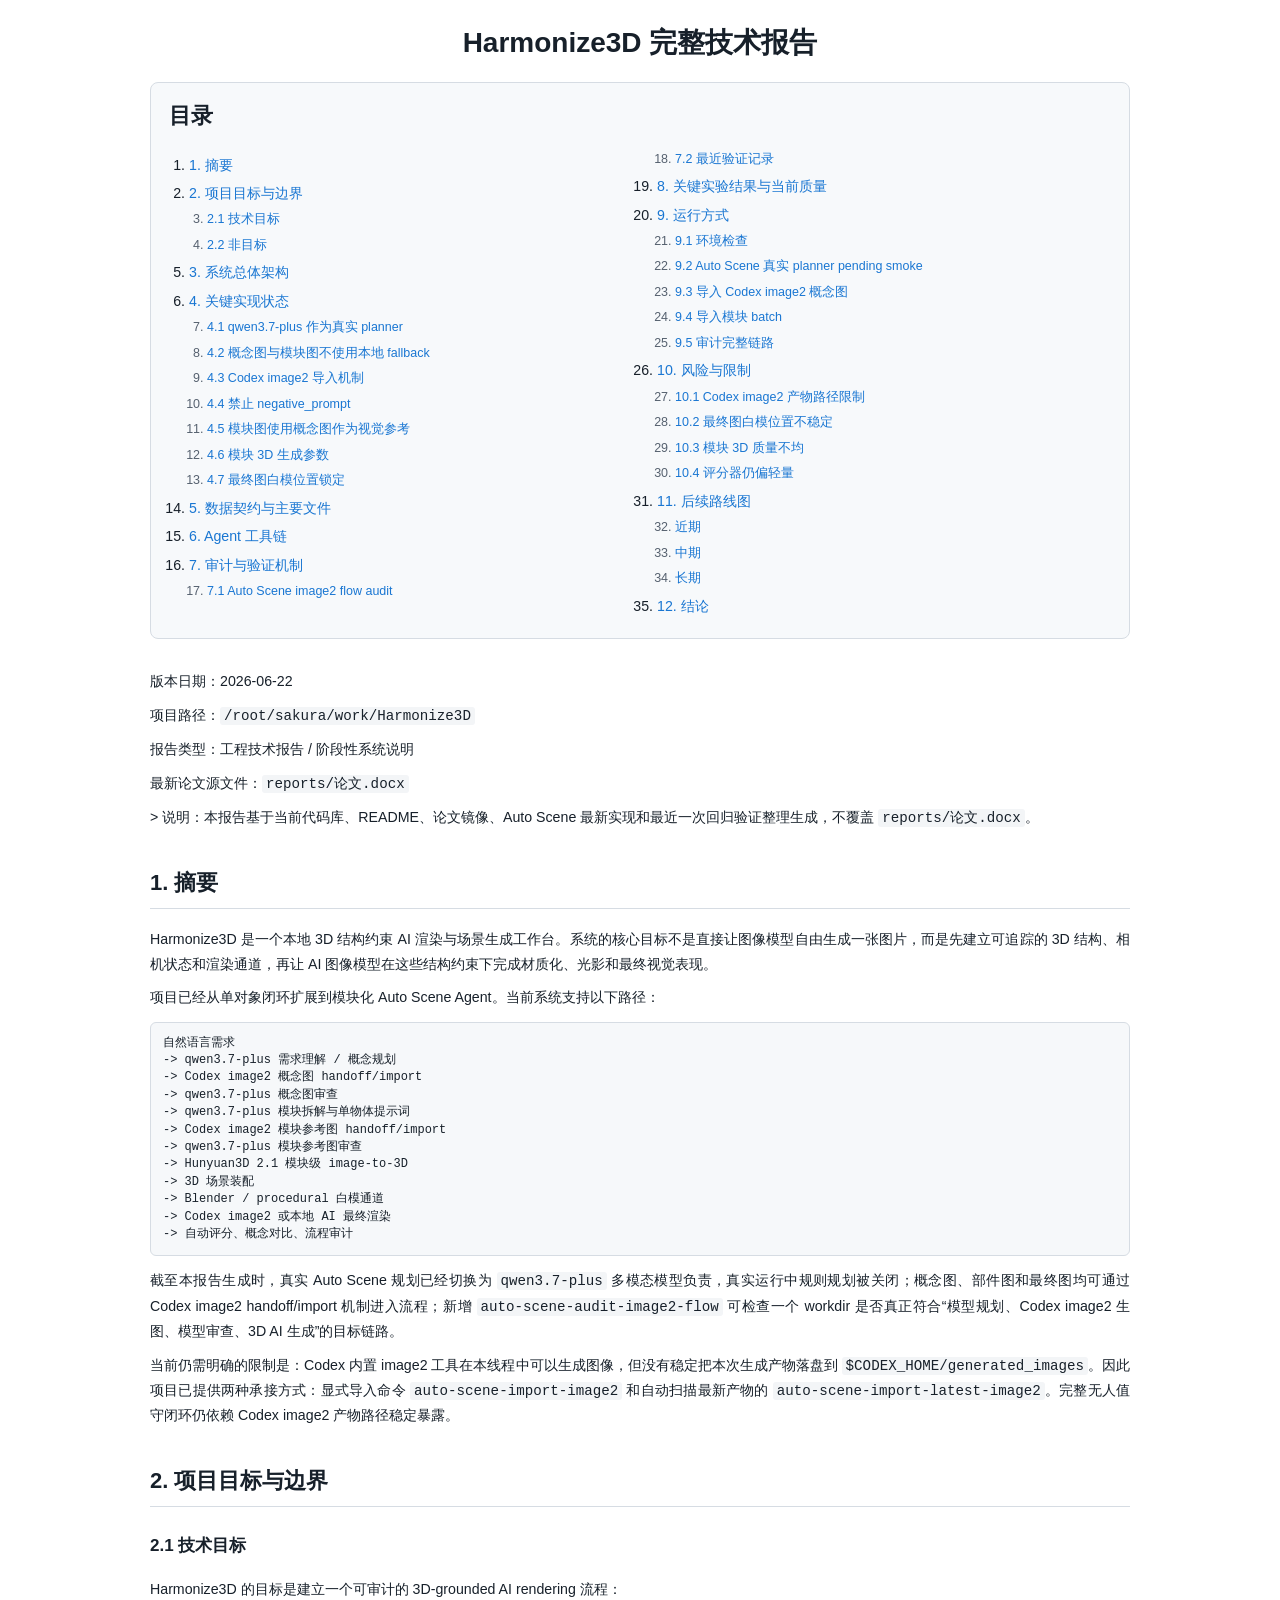
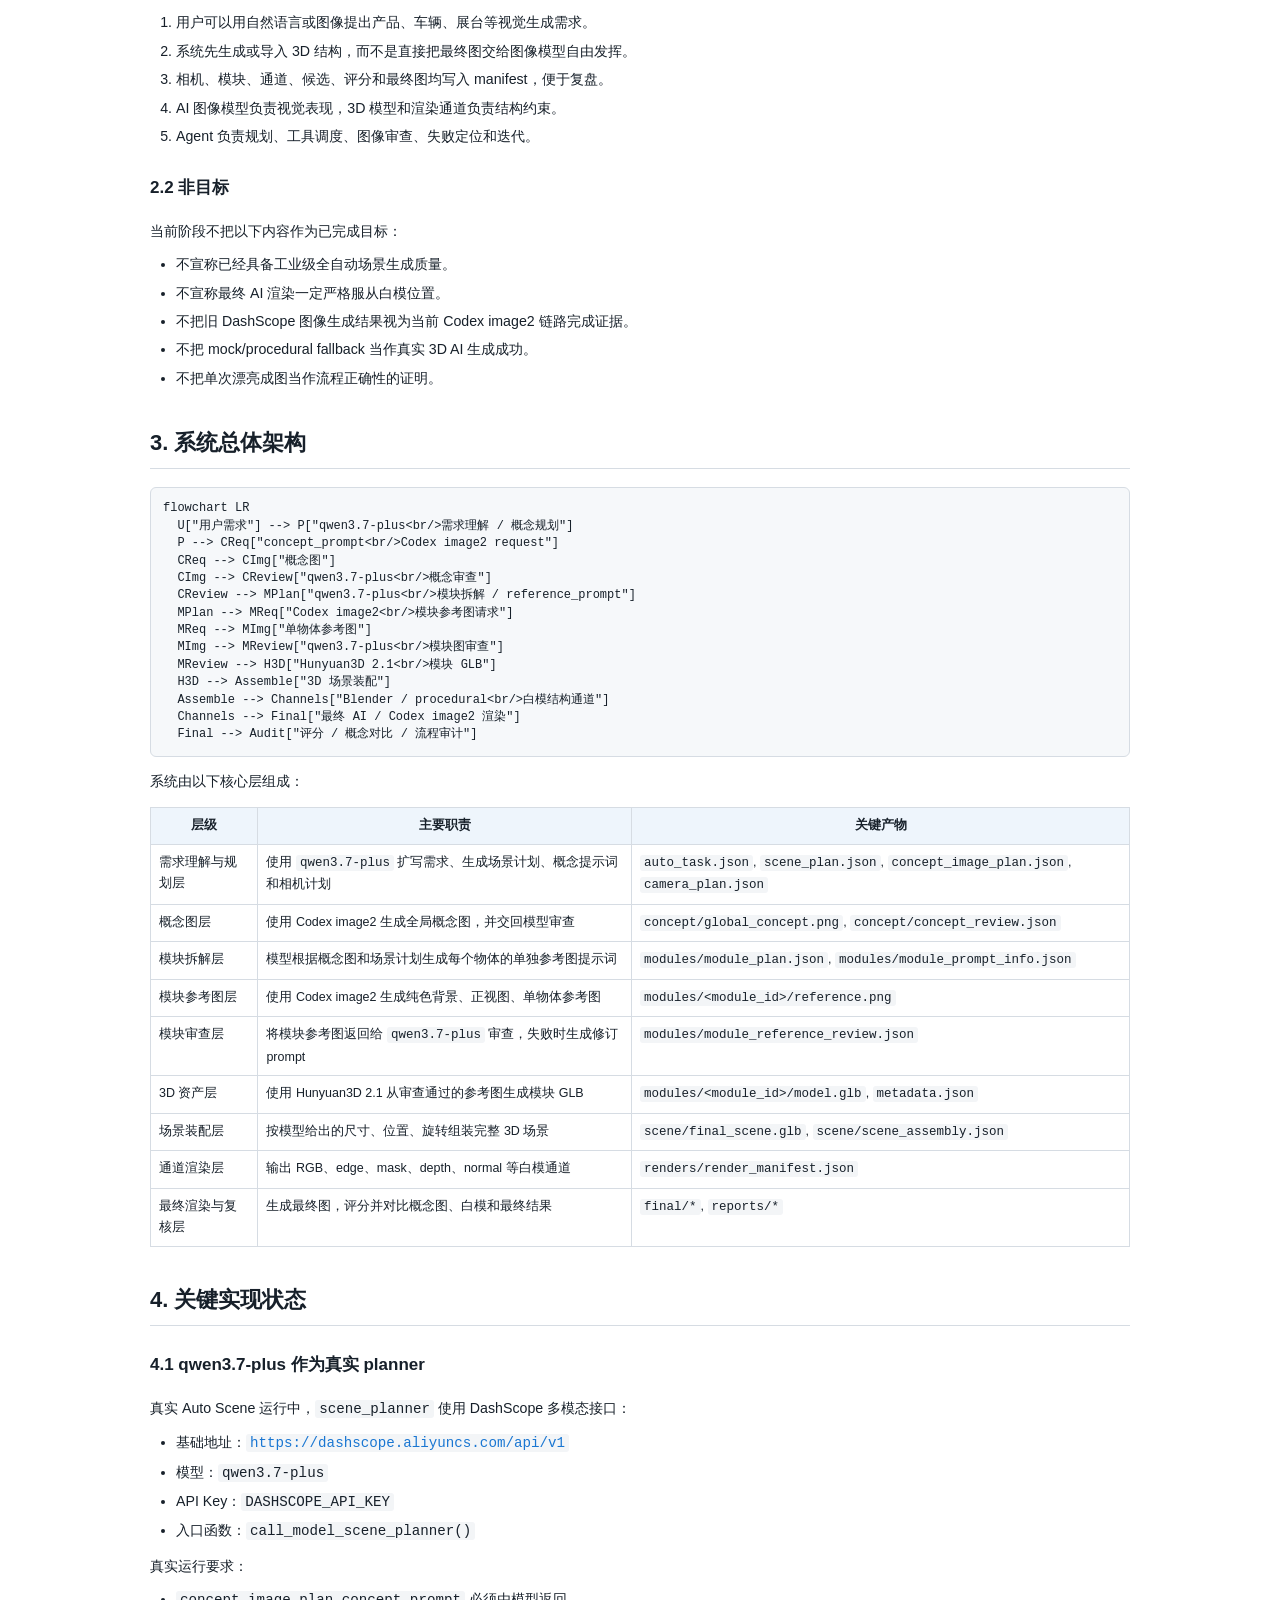
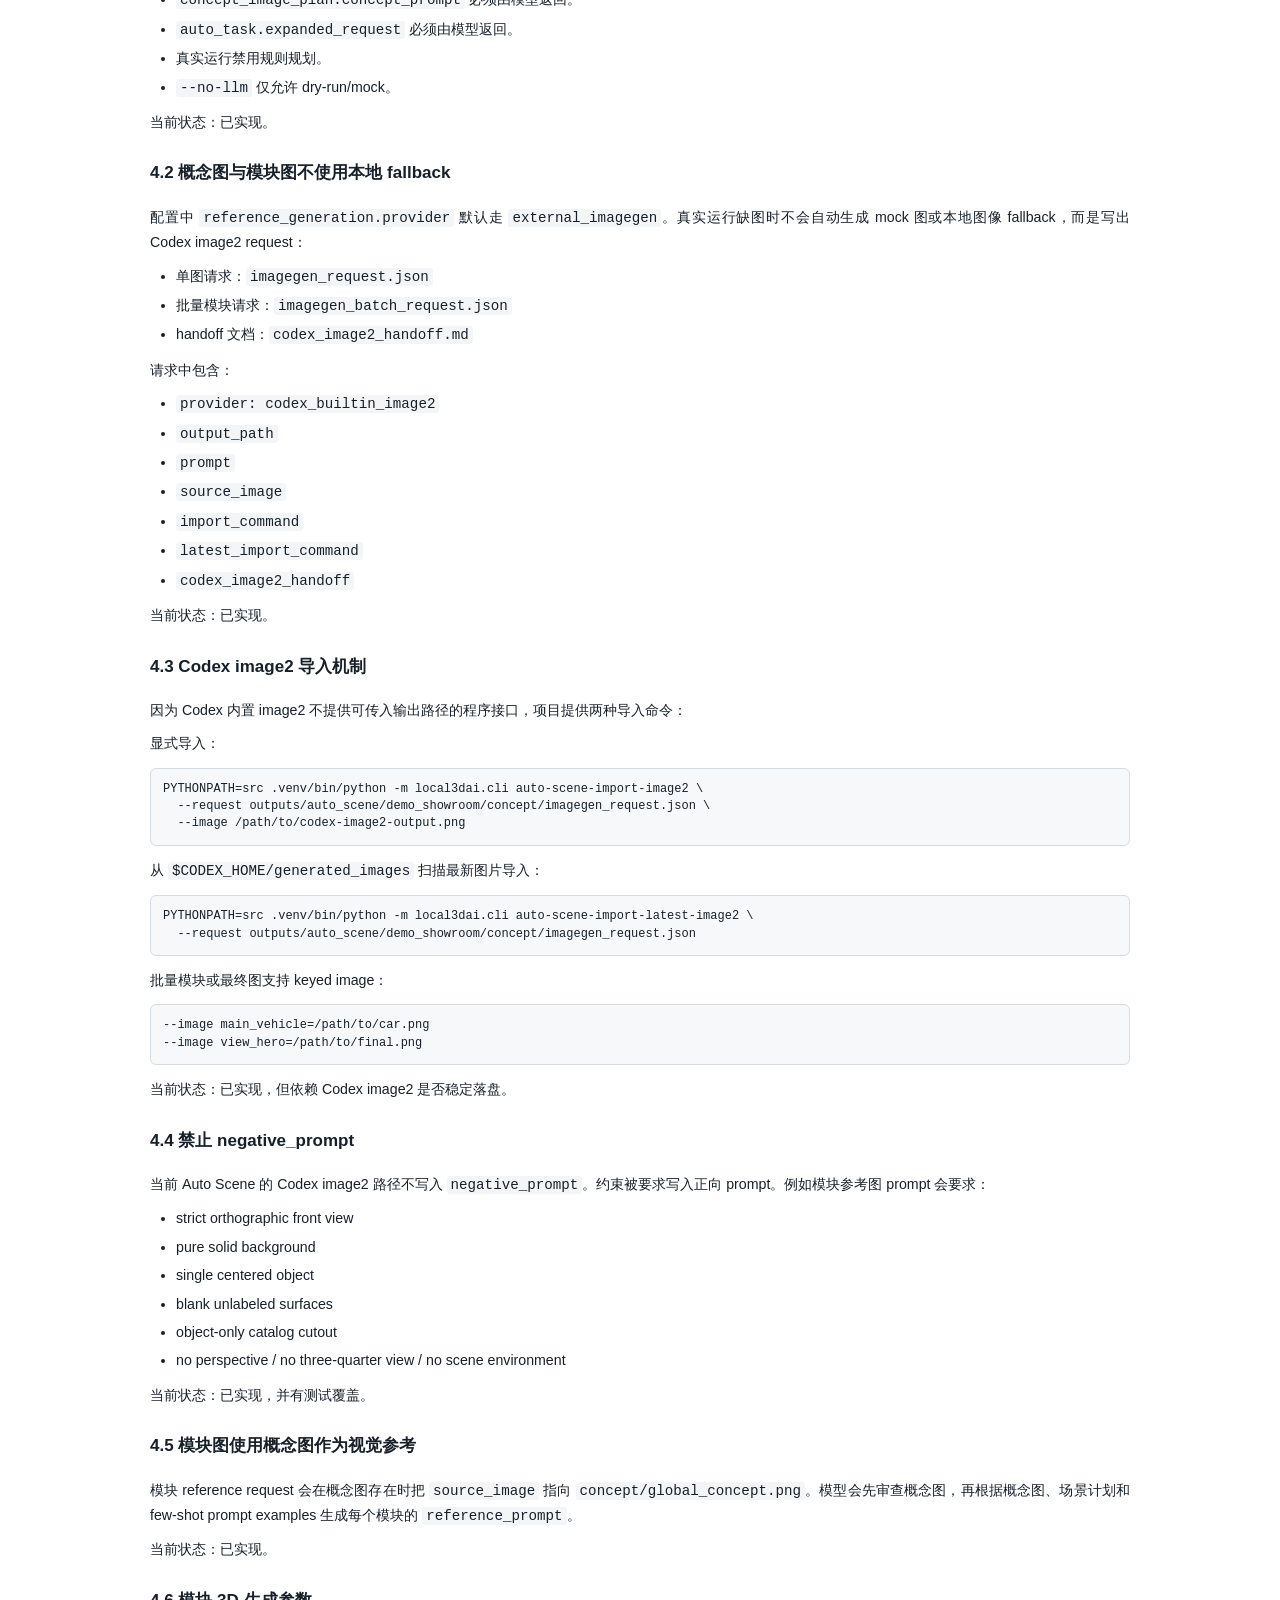
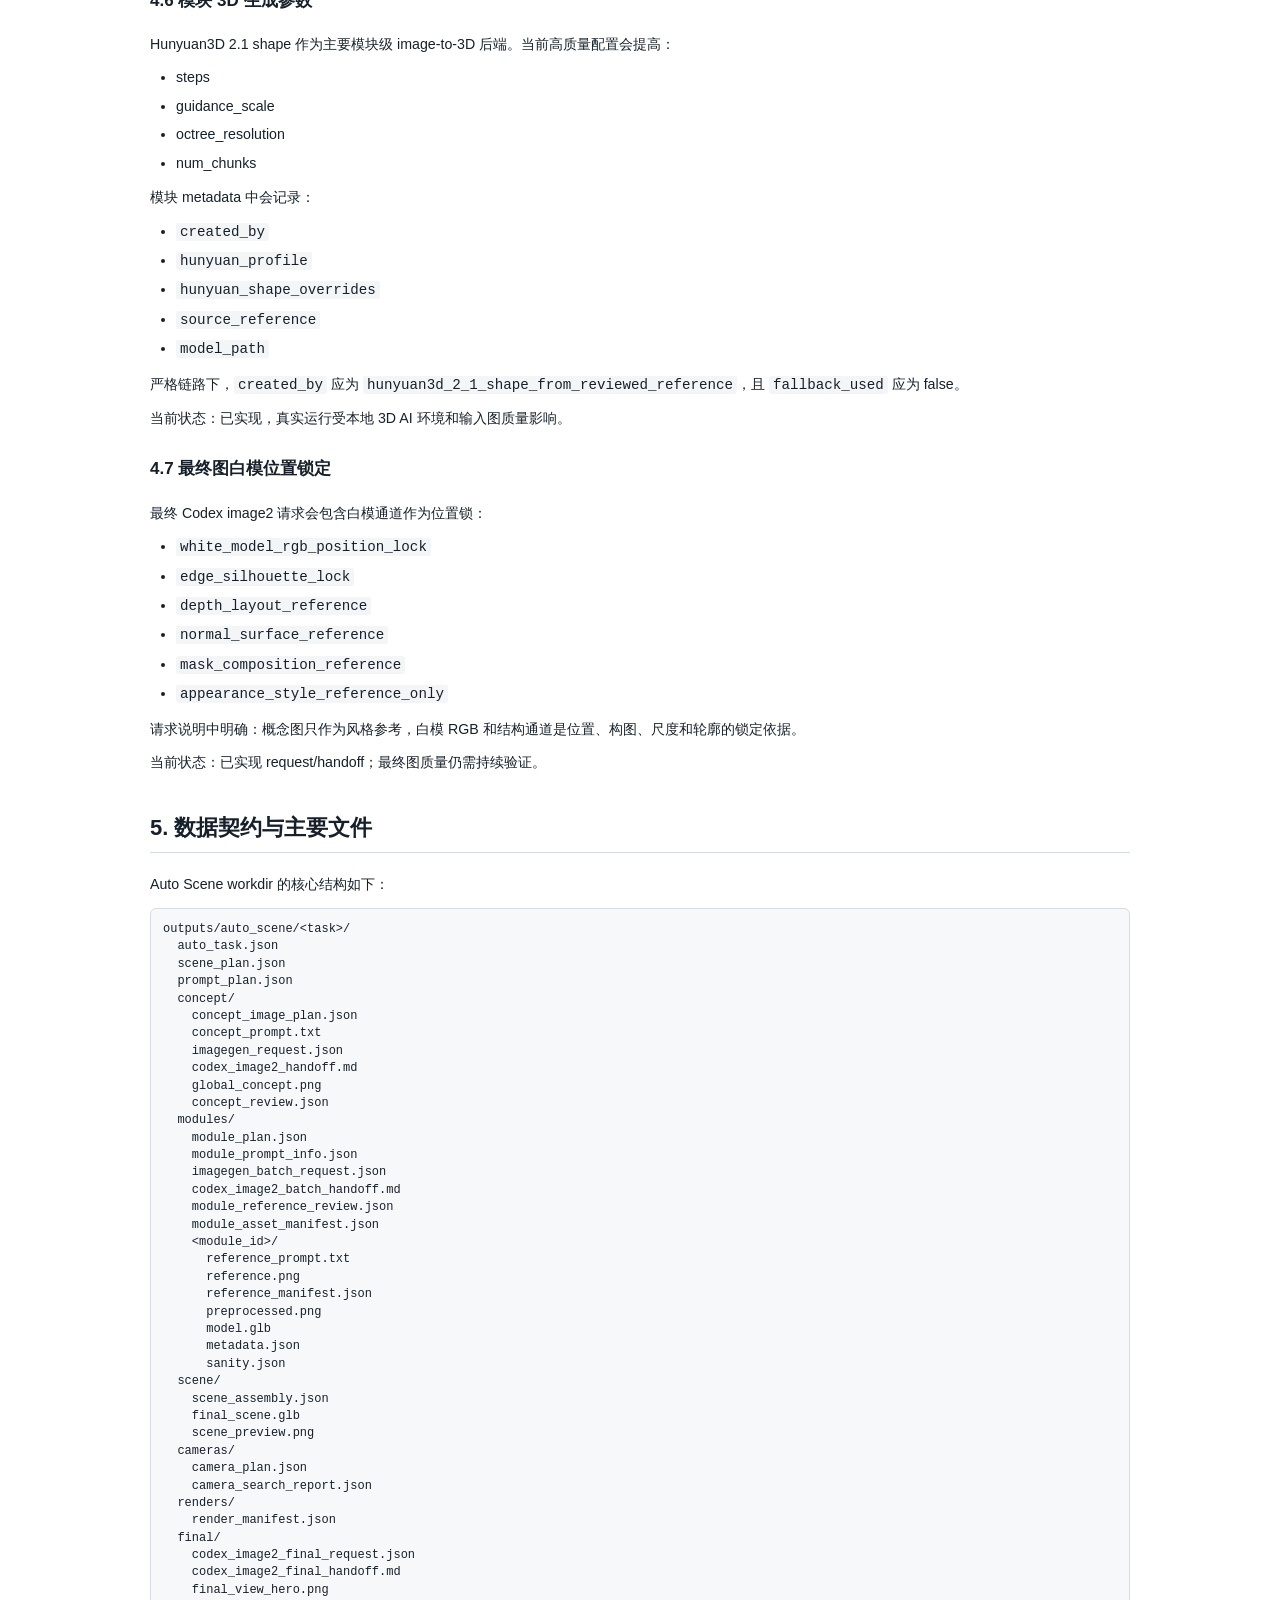
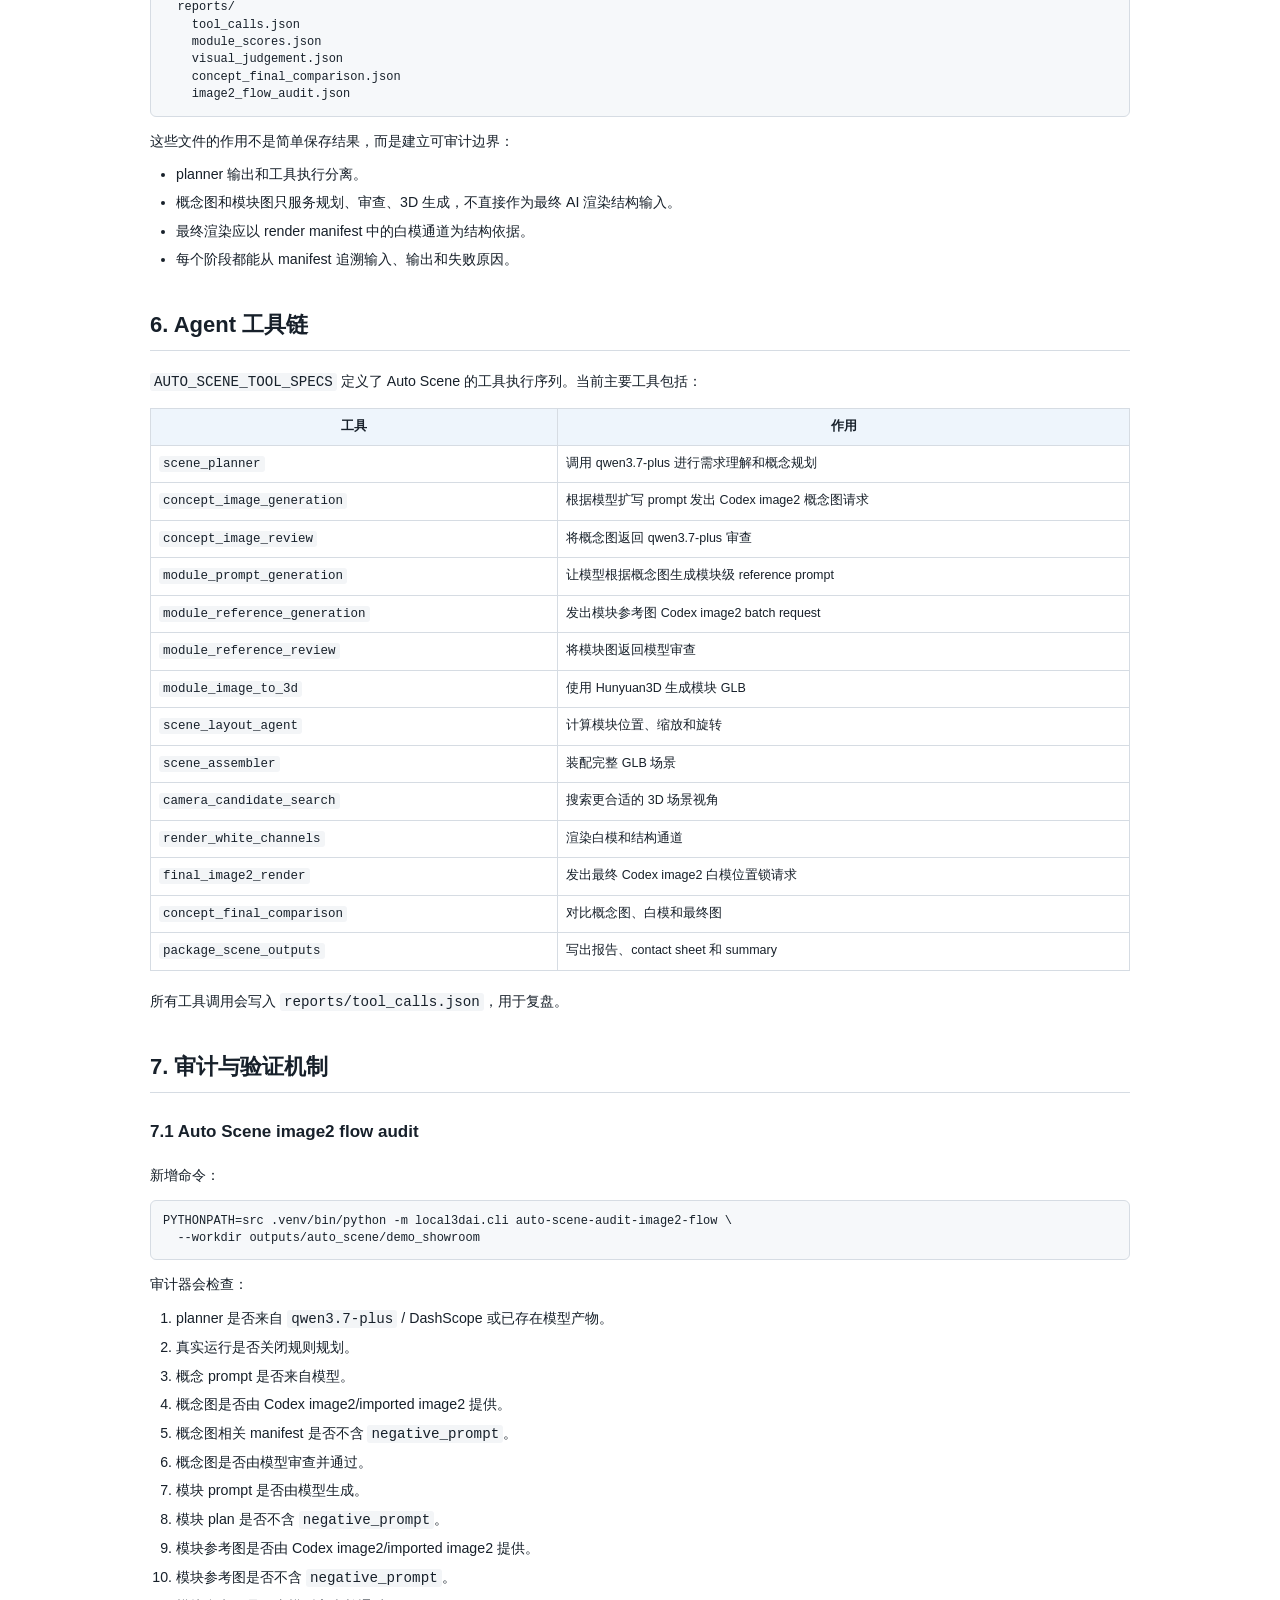
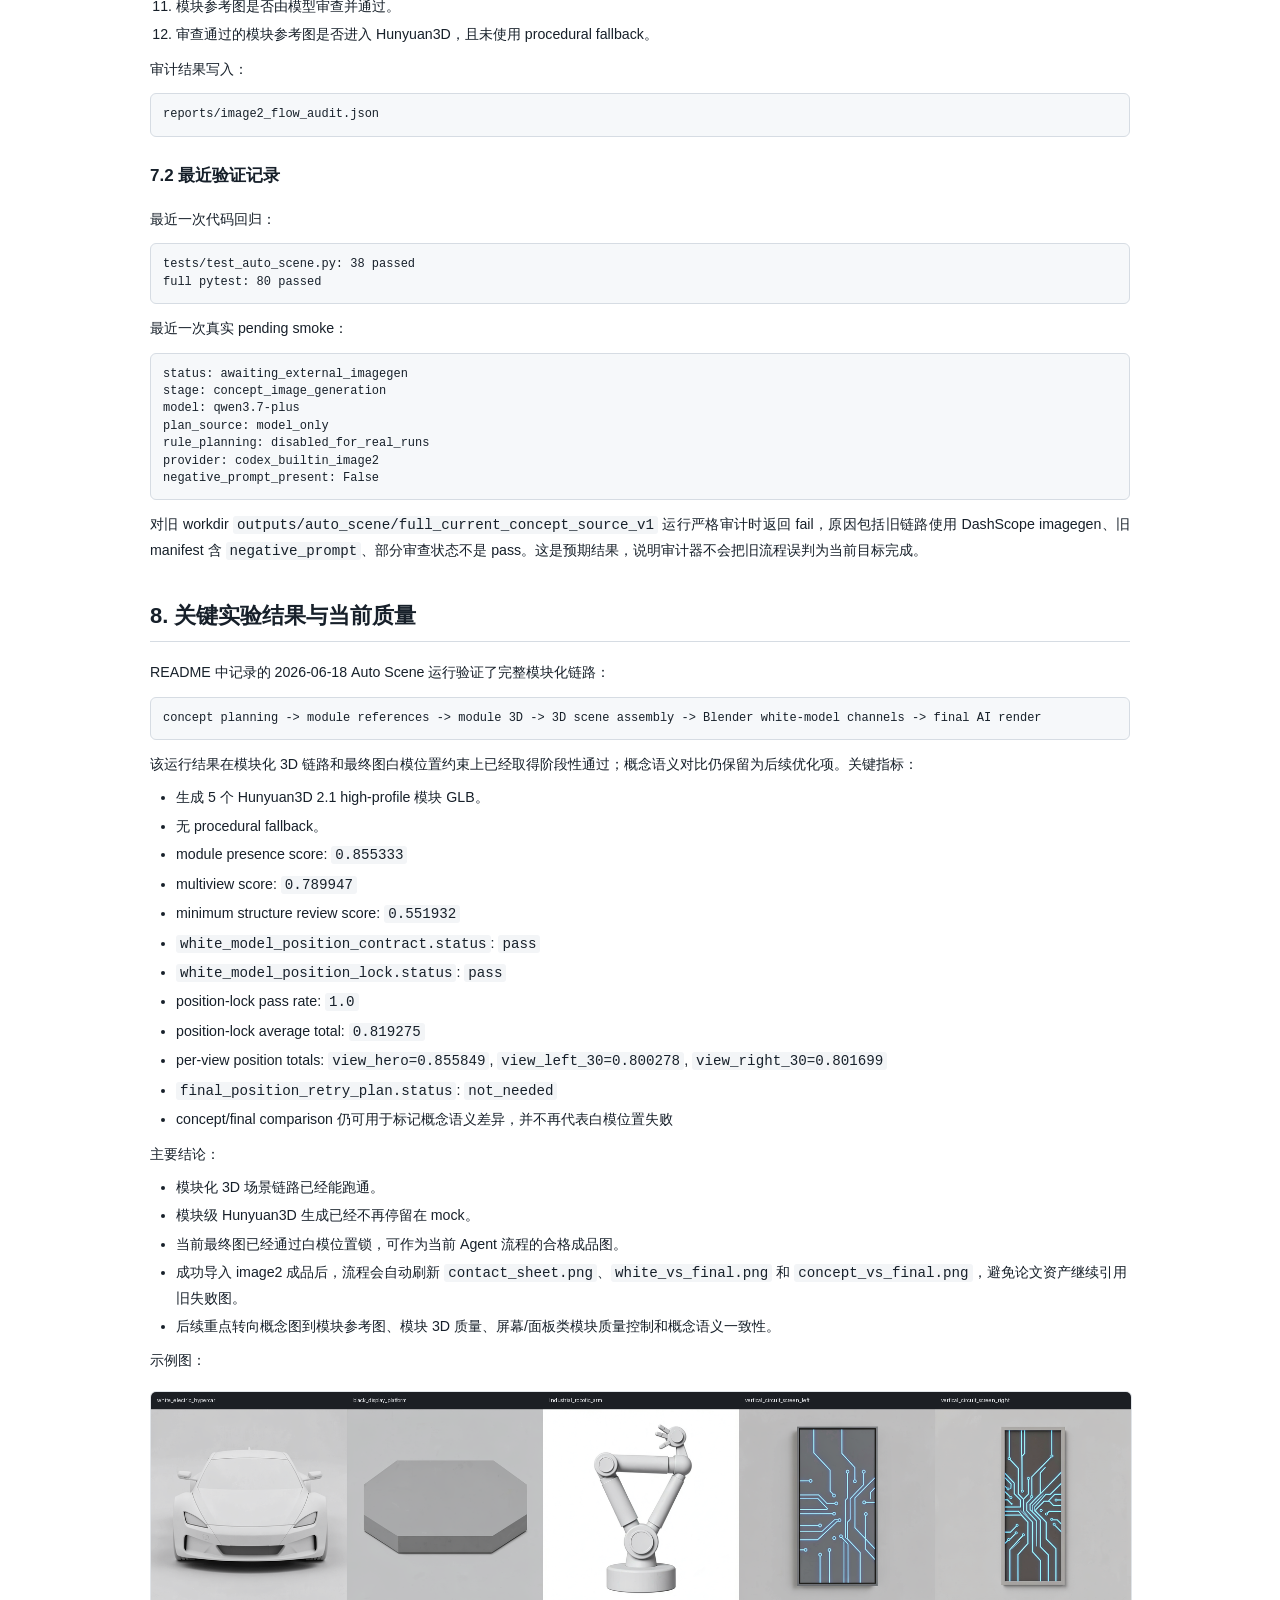
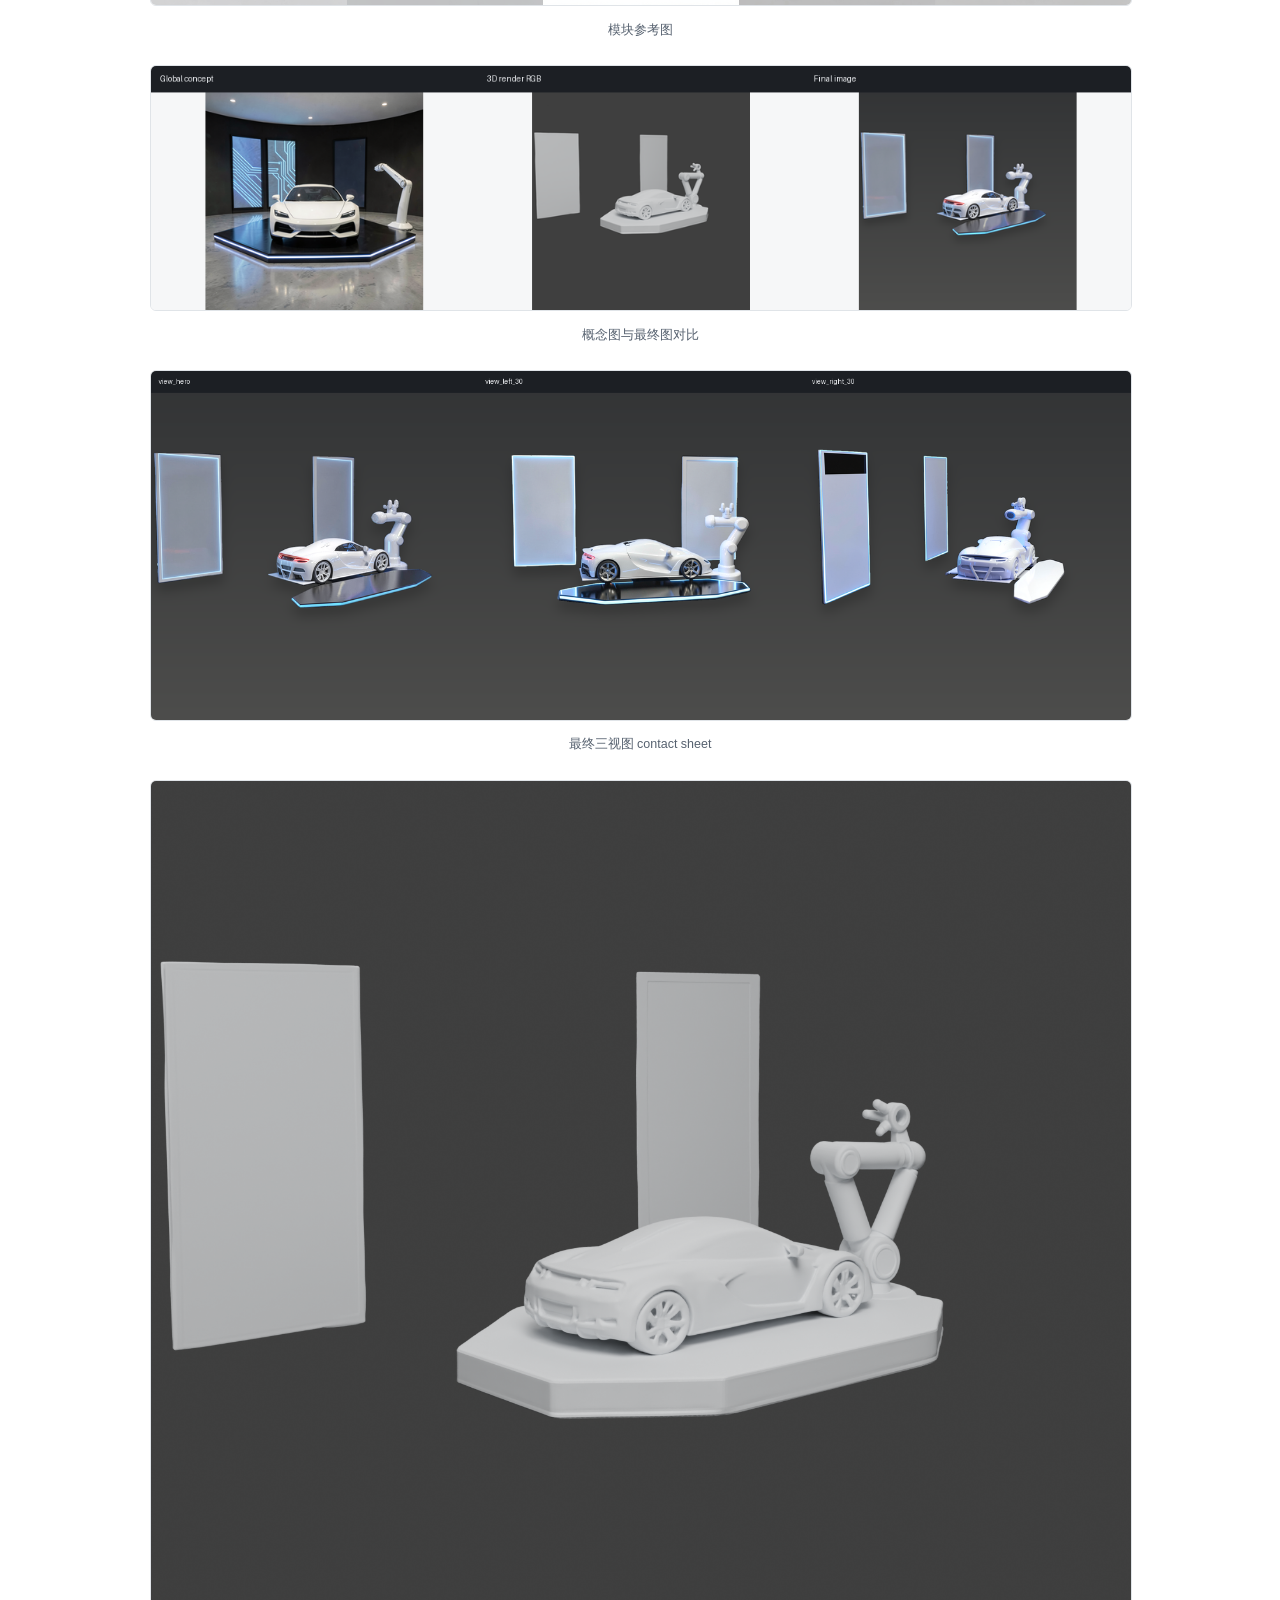
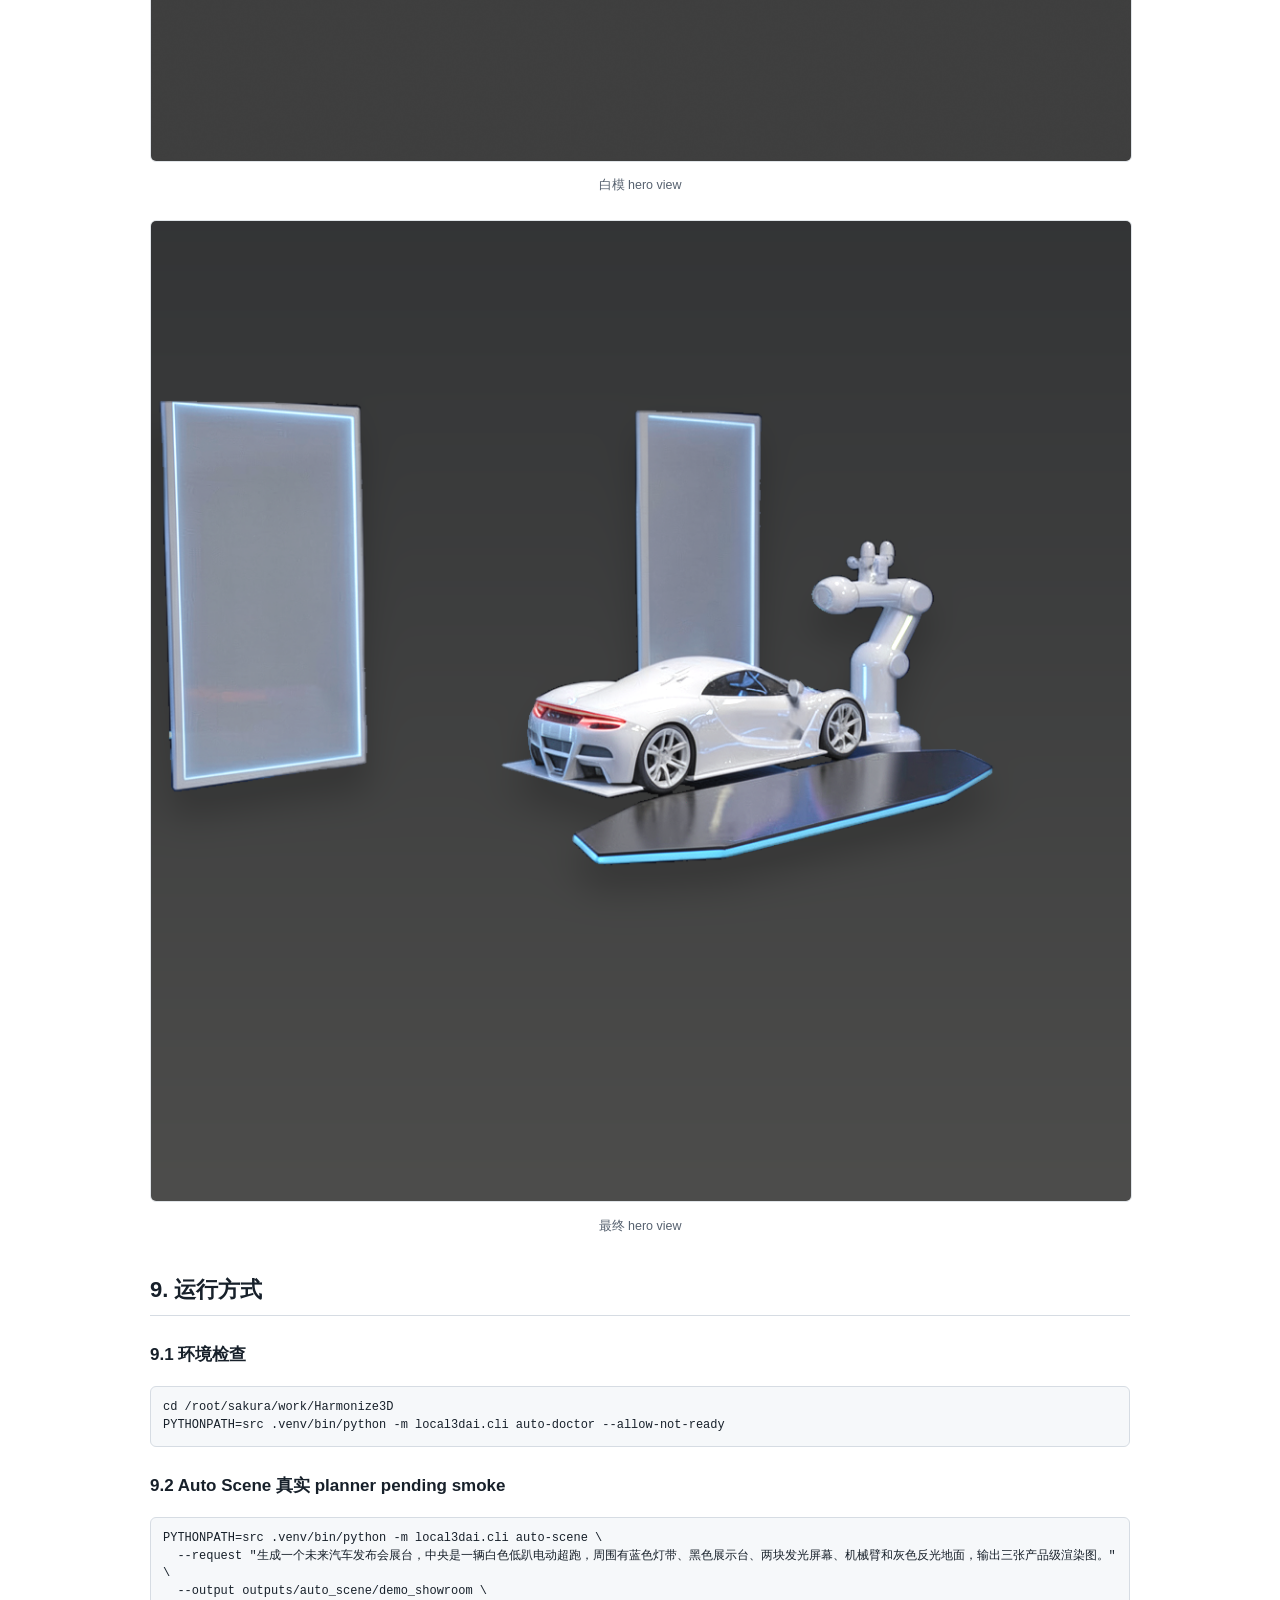
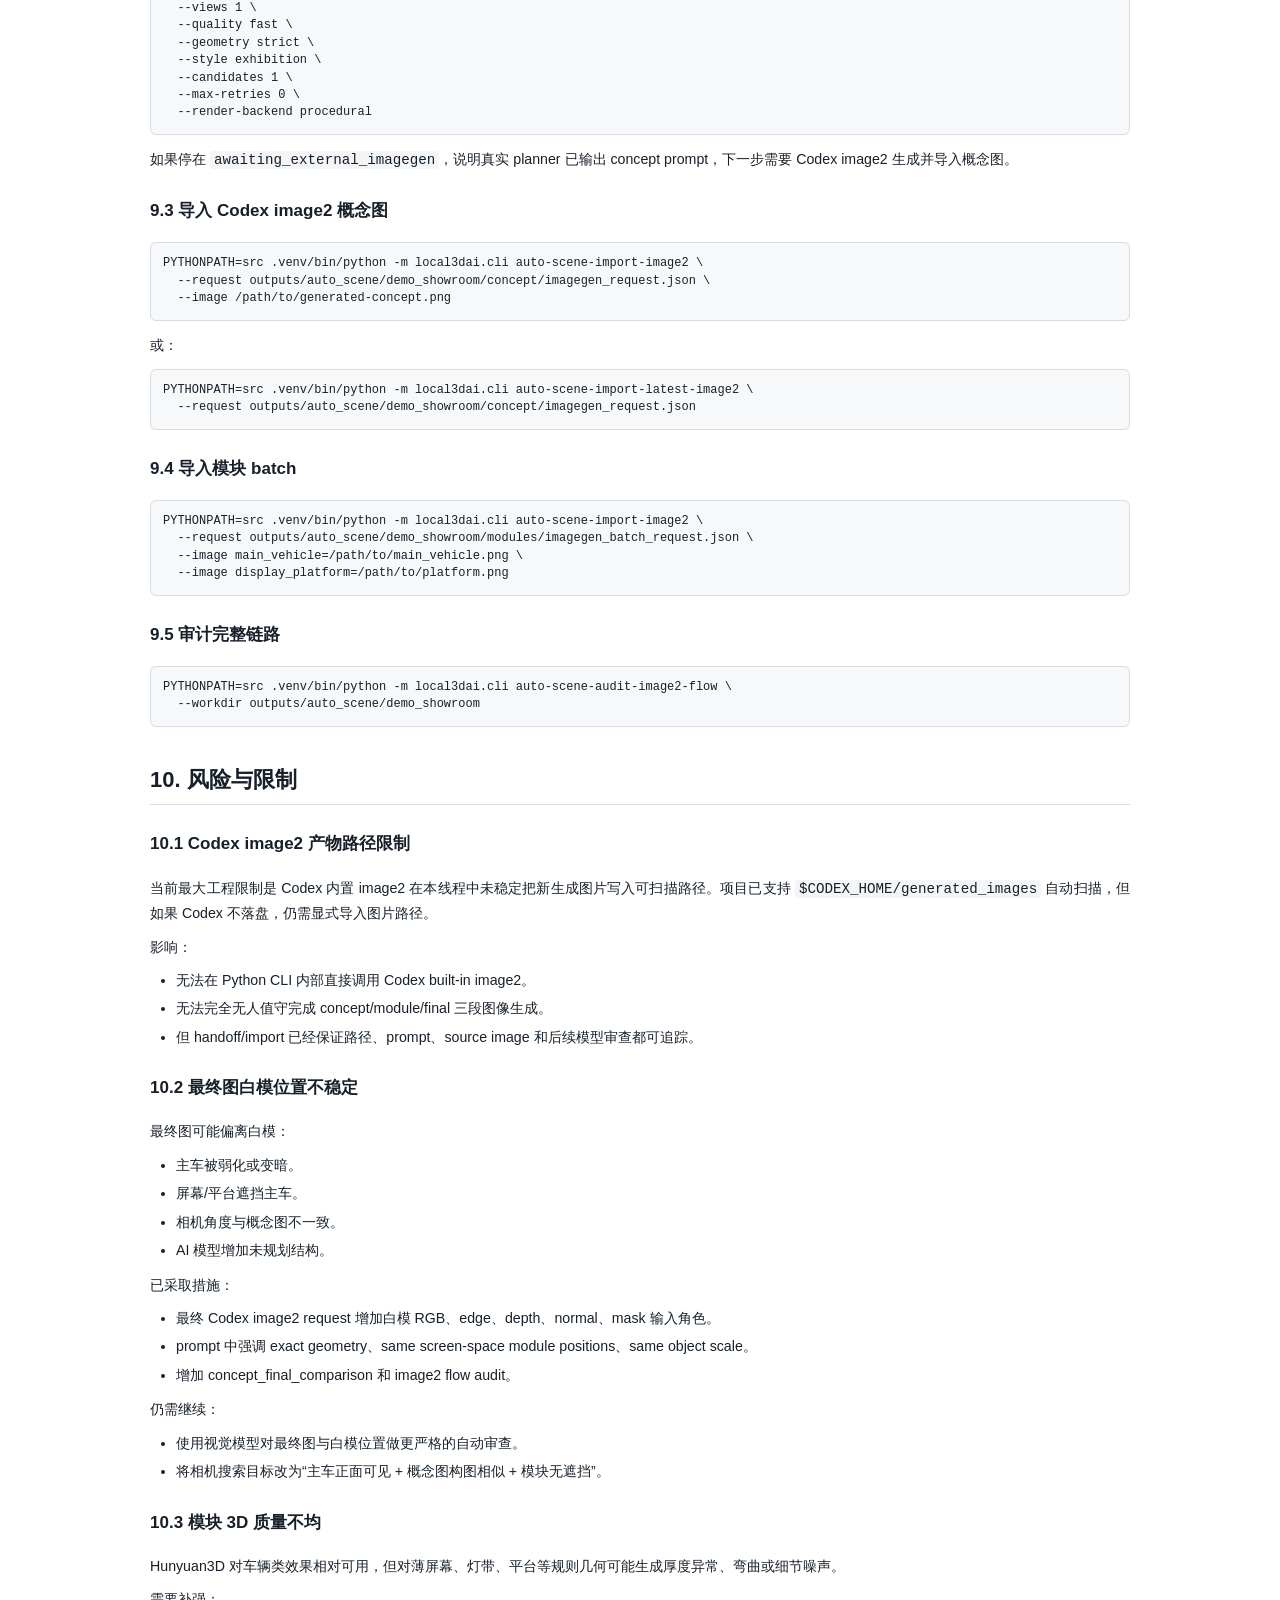
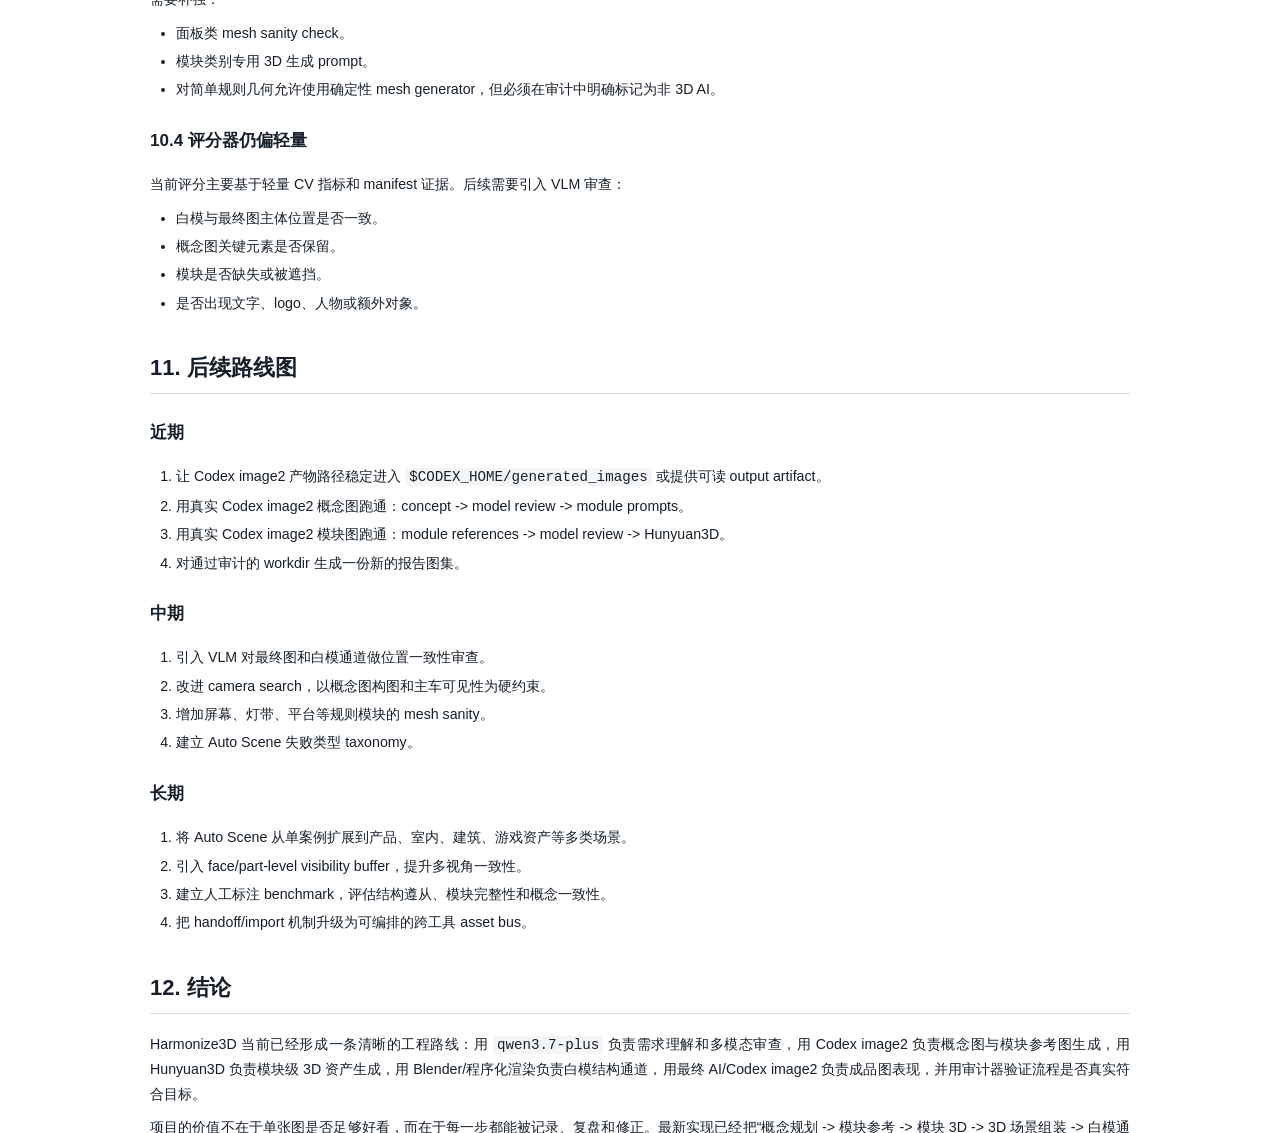
<file: reports/Harmonize3D_完整技术报告_20260622.html>
<!doctype html><html lang="zh-CN"><head><meta charset="utf-8"><meta name="viewport" content="width=device-width, initial-scale=1"><title>Harmonize3D Paper Deliverable</title><style>
@page { size: A4; margin: 18mm 16mm; }
:root { --ink:#17202a; --muted:#56616f; --line:#d6dce3; --accent:#1976d2; }
body { font-family: "WenQuanYi Micro Hei", "Noto Sans CJK SC", "Microsoft YaHei", Arial, sans-serif; color: var(--ink); background: #fff; line-height: 1.72; font-size: 14.2px; }
main { max-width: 980px; margin: 0 auto; }
h1 { text-align: center; font-size: 28px; line-height: 1.35; margin: 24px 0 18px; }
h2 { font-size: 22px; border-bottom: 1px solid var(--line); padding-bottom: 6px; margin-top: 34px; break-after: avoid; }
h3 { font-size: 17px; margin-top: 24px; break-after: avoid; }
p { margin: 9px 0; text-align: justify; }
a { color: var(--accent); text-decoration: none; }
code { font-family: ui-monospace, SFMono-Regular, Menlo, Consolas, monospace; background: #f3f5f7; padding: 1px 4px; border-radius: 3px; overflow-wrap: anywhere; }
pre { background: #f6f8fa; border: 1px solid var(--line); border-radius: 6px; padding: 12px; overflow-x: visible; font-size: 12px; line-height: 1.45; white-space: pre-wrap; word-break: break-word; overflow-wrap: anywhere; }
pre code { background: transparent; padding: 0; white-space: inherit; word-break: inherit; overflow-wrap: inherit; }
ul, ol { margin: 8px 0 10px 26px; padding: 0; }
li { margin: 4px 0; }
table { width: 100%; border-collapse: collapse; margin: 14px 0 18px; font-size: 12.5px; break-inside: avoid; }
th, td { border: 1px solid var(--line); padding: 7px 8px; vertical-align: top; overflow-wrap: anywhere; }
th { background: #eef5fc; font-weight: 700; }
figure { margin: 18px auto 24px; text-align: center; break-inside: avoid; }
figure img { max-width: 100%; height: auto; border: 1px solid #e0e4e8; border-radius: 6px; }
figcaption, .caption { color: var(--muted); font-size: 12.5px; margin-top: 6px; text-align: center; }
.toc { background:#f7f9fb; border:1px solid var(--line); border-radius:8px; padding: 10px 18px; margin: 20px 0 30px; break-after: page; }
.toc h2 { border:0; margin: 4px 0 8px; }
.toc ol { columns: 2; margin-left: 20px; }
.toc li { break-inside: avoid; }
.toc-l3 { margin-left: 18px; font-size: 12.5px; color: var(--muted); }
@media print { body { font-size: 12.3px; } h2 { margin-top: 24px; } }

</style></head><body><main><h1 id="harmonize3d-完整技术报告">Harmonize3D 完整技术报告</h1>
<nav class="toc"><h2>目录</h2><ol>
<li class="toc-l2"><a href="#1.-摘要">1. 摘要</a></li>
<li class="toc-l2"><a href="#2.-项目目标与边界">2. 项目目标与边界</a></li>
<li class="toc-l3"><a href="#2.1-技术目标">2.1 技术目标</a></li>
<li class="toc-l3"><a href="#2.2-非目标">2.2 非目标</a></li>
<li class="toc-l2"><a href="#3.-系统总体架构">3. 系统总体架构</a></li>
<li class="toc-l2"><a href="#4.-关键实现状态">4. 关键实现状态</a></li>
<li class="toc-l3"><a href="#4.1-qwen3.7-plus-作为真实-planner">4.1 qwen3.7-plus 作为真实 planner</a></li>
<li class="toc-l3"><a href="#4.2-概念图与模块图不使用本地-fallback">4.2 概念图与模块图不使用本地 fallback</a></li>
<li class="toc-l3"><a href="#4.3-codex-image2-导入机制">4.3 Codex image2 导入机制</a></li>
<li class="toc-l3"><a href="#4.4-禁止-negative_prompt">4.4 禁止 negative_prompt</a></li>
<li class="toc-l3"><a href="#4.5-模块图使用概念图作为视觉参考">4.5 模块图使用概念图作为视觉参考</a></li>
<li class="toc-l3"><a href="#4.6-模块-3d-生成参数">4.6 模块 3D 生成参数</a></li>
<li class="toc-l3"><a href="#4.7-最终图白模位置锁定">4.7 最终图白模位置锁定</a></li>
<li class="toc-l2"><a href="#5.-数据契约与主要文件">5. 数据契约与主要文件</a></li>
<li class="toc-l2"><a href="#6.-agent-工具链">6. Agent 工具链</a></li>
<li class="toc-l2"><a href="#7.-审计与验证机制">7. 审计与验证机制</a></li>
<li class="toc-l3"><a href="#7.1-auto-scene-image2-flow-audit">7.1 Auto Scene image2 flow audit</a></li>
<li class="toc-l3"><a href="#7.2-最近验证记录">7.2 最近验证记录</a></li>
<li class="toc-l2"><a href="#8.-关键实验结果与当前质量">8. 关键实验结果与当前质量</a></li>
<li class="toc-l2"><a href="#9.-运行方式">9. 运行方式</a></li>
<li class="toc-l3"><a href="#9.1-环境检查">9.1 环境检查</a></li>
<li class="toc-l3"><a href="#9.2-auto-scene-真实-planner-pending-smoke">9.2 Auto Scene 真实 planner pending smoke</a></li>
<li class="toc-l3"><a href="#9.3-导入-codex-image2-概念图">9.3 导入 Codex image2 概念图</a></li>
<li class="toc-l3"><a href="#9.4-导入模块-batch">9.4 导入模块 batch</a></li>
<li class="toc-l3"><a href="#9.5-审计完整链路">9.5 审计完整链路</a></li>
<li class="toc-l2"><a href="#10.-风险与限制">10. 风险与限制</a></li>
<li class="toc-l3"><a href="#10.1-codex-image2-产物路径限制">10.1 Codex image2 产物路径限制</a></li>
<li class="toc-l3"><a href="#10.2-最终图白模位置不稳定">10.2 最终图白模位置不稳定</a></li>
<li class="toc-l3"><a href="#10.3-模块-3d-质量不均">10.3 模块 3D 质量不均</a></li>
<li class="toc-l3"><a href="#10.4-评分器仍偏轻量">10.4 评分器仍偏轻量</a></li>
<li class="toc-l2"><a href="#11.-后续路线图">11. 后续路线图</a></li>
<li class="toc-l3"><a href="#近期">近期</a></li>
<li class="toc-l3"><a href="#中期">中期</a></li>
<li class="toc-l3"><a href="#长期">长期</a></li>
<li class="toc-l2"><a href="#12.-结论">12. 结论</a></li>
</ol></nav>
<p>版本日期：2026-06-22</p>
<p>项目路径：<code>/root/sakura/work/Harmonize3D</code></p>
<p>报告类型：工程技术报告 / 阶段性系统说明</p>
<p>最新论文源文件：<code>reports/论文.docx</code></p>
<p>&gt; 说明：本报告基于当前代码库、README、论文镜像、Auto Scene 最新实现和最近一次回归验证整理生成，不覆盖 <code>reports/论文.docx</code>。</p>
<h2 id="1.-摘要">1. 摘要</h2>
<p>Harmonize3D 是一个本地 3D 结构约束 AI 渲染与场景生成工作台。系统的核心目标不是直接让图像模型自由生成一张图片，而是先建立可追踪的 3D 结构、相机状态和渲染通道，再让 AI 图像模型在这些结构约束下完成材质化、光影和最终视觉表现。</p>
<p>项目已经从单对象闭环扩展到模块化 Auto Scene Agent。当前系统支持以下路径：</p>
<pre><code class="language-text">自然语言需求
-&gt; qwen3.7-plus 需求理解 / 概念规划
-&gt; Codex image2 概念图 handoff/import
-&gt; qwen3.7-plus 概念图审查
-&gt; qwen3.7-plus 模块拆解与单物体提示词
-&gt; Codex image2 模块参考图 handoff/import
-&gt; qwen3.7-plus 模块参考图审查
-&gt; Hunyuan3D 2.1 模块级 image-to-3D
-&gt; 3D 场景装配
-&gt; Blender / procedural 白模通道
-&gt; Codex image2 或本地 AI 最终渲染
-&gt; 自动评分、概念对比、流程审计</code></pre>
<p>截至本报告生成时，真实 Auto Scene 规划已经切换为 <code>qwen3.7-plus</code> 多模态模型负责，真实运行中规则规划被关闭；概念图、部件图和最终图均可通过 Codex image2 handoff/import 机制进入流程；新增 <code>auto-scene-audit-image2-flow</code> 可检查一个 workdir 是否真正符合“模型规划、Codex image2 生图、模型审查、3D AI 生成”的目标链路。</p>
<p>当前仍需明确的限制是：Codex 内置 image2 工具在本线程中可以生成图像，但没有稳定把本次生成产物落盘到 <code>$CODEX_HOME/generated_images</code>。因此项目已提供两种承接方式：显式导入命令 <code>auto-scene-import-image2</code> 和自动扫描最新产物的 <code>auto-scene-import-latest-image2</code>。完整无人值守闭环仍依赖 Codex image2 产物路径稳定暴露。</p>
<h2 id="2.-项目目标与边界">2. 项目目标与边界</h2>
<h3 id="2.1-技术目标">2.1 技术目标</h3>
<p>Harmonize3D 的目标是建立一个可审计的 3D-grounded AI rendering 流程：</p>
<ol>
<li>用户可以用自然语言或图像提出产品、车辆、展台等视觉生成需求。</li>
<li>系统先生成或导入 3D 结构，而不是直接把最终图交给图像模型自由发挥。</li>
<li>相机、模块、通道、候选、评分和最终图均写入 manifest，便于复盘。</li>
<li>AI 图像模型负责视觉表现，3D 模型和渲染通道负责结构约束。</li>
<li>Agent 负责规划、工具调度、图像审查、失败定位和迭代。</li>
</ol>
<h3 id="2.2-非目标">2.2 非目标</h3>
<p>当前阶段不把以下内容作为已完成目标：</p>
<ul>
<li>不宣称已经具备工业级全自动场景生成质量。</li>
<li>不宣称最终 AI 渲染一定严格服从白模位置。</li>
<li>不把旧 DashScope 图像生成结果视为当前 Codex image2 链路完成证据。</li>
<li>不把 mock/procedural fallback 当作真实 3D AI 生成成功。</li>
<li>不把单次漂亮成图当作流程正确性的证明。</li>
</ul>
<h2 id="3.-系统总体架构">3. 系统总体架构</h2>
<pre><code class="language-mermaid">flowchart LR
  U[&quot;用户需求&quot;] --&gt; P[&quot;qwen3.7-plus&lt;br/&gt;需求理解 / 概念规划&quot;]
  P --&gt; CReq[&quot;concept_prompt&lt;br/&gt;Codex image2 request&quot;]
  CReq --&gt; CImg[&quot;概念图&quot;]
  CImg --&gt; CReview[&quot;qwen3.7-plus&lt;br/&gt;概念审查&quot;]
  CReview --&gt; MPlan[&quot;qwen3.7-plus&lt;br/&gt;模块拆解 / reference_prompt&quot;]
  MPlan --&gt; MReq[&quot;Codex image2&lt;br/&gt;模块参考图请求&quot;]
  MReq --&gt; MImg[&quot;单物体参考图&quot;]
  MImg --&gt; MReview[&quot;qwen3.7-plus&lt;br/&gt;模块图审查&quot;]
  MReview --&gt; H3D[&quot;Hunyuan3D 2.1&lt;br/&gt;模块 GLB&quot;]
  H3D --&gt; Assemble[&quot;3D 场景装配&quot;]
  Assemble --&gt; Channels[&quot;Blender / procedural&lt;br/&gt;白模结构通道&quot;]
  Channels --&gt; Final[&quot;最终 AI / Codex image2 渲染&quot;]
  Final --&gt; Audit[&quot;评分 / 概念对比 / 流程审计&quot;]</code></pre>
<p>系统由以下核心层组成：</p>
<table>
<tr><th>层级</th><th>主要职责</th><th>关键产物</th></tr>
<tr><td>需求理解与规划层</td><td>使用 <code>qwen3.7-plus</code> 扩写需求、生成场景计划、概念提示词和相机计划</td><td><code>auto_task.json</code>, <code>scene_plan.json</code>, <code>concept_image_plan.json</code>, <code>camera_plan.json</code></td></tr>
<tr><td>概念图层</td><td>使用 Codex image2 生成全局概念图，并交回模型审查</td><td><code>concept/global_concept.png</code>, <code>concept/concept_review.json</code></td></tr>
<tr><td>模块拆解层</td><td>模型根据概念图和场景计划生成每个物体的单独参考图提示词</td><td><code>modules/module_plan.json</code>, <code>modules/module_prompt_info.json</code></td></tr>
<tr><td>模块参考图层</td><td>使用 Codex image2 生成纯色背景、正视图、单物体参考图</td><td><code>modules/&lt;module_id&gt;/reference.png</code></td></tr>
<tr><td>模块审查层</td><td>将模块参考图返回给 <code>qwen3.7-plus</code> 审查，失败时生成修订 prompt</td><td><code>modules/module_reference_review.json</code></td></tr>
<tr><td>3D 资产层</td><td>使用 Hunyuan3D 2.1 从审查通过的参考图生成模块 GLB</td><td><code>modules/&lt;module_id&gt;/model.glb</code>, <code>metadata.json</code></td></tr>
<tr><td>场景装配层</td><td>按模型给出的尺寸、位置、旋转组装完整 3D 场景</td><td><code>scene/final_scene.glb</code>, <code>scene/scene_assembly.json</code></td></tr>
<tr><td>通道渲染层</td><td>输出 RGB、edge、mask、depth、normal 等白模通道</td><td><code>renders/render_manifest.json</code></td></tr>
<tr><td>最终渲染与复核层</td><td>生成最终图，评分并对比概念图、白模和最终结果</td><td><code>final/*</code>, <code>reports/*</code></td></tr>
</table>
<h2 id="4.-关键实现状态">4. 关键实现状态</h2>
<h3 id="4.1-qwen3.7-plus-作为真实-planner">4.1 qwen3.7-plus 作为真实 planner</h3>
<p>真实 Auto Scene 运行中，<code>scene_planner</code> 使用 DashScope 多模态接口：</p>
<ul>
<li>基础地址：<code><a href="https://dashscope.aliyuncs.com/api/v1">https://dashscope.aliyuncs.com/api/v1</a></code></li>
<li>模型：<code>qwen3.7-plus</code></li>
<li>API Key：<code>DASHSCOPE_API_KEY</code></li>
<li>入口函数：<code>call_model_scene_planner()</code></li>
</ul>
<p>真实运行要求：</p>
<ul>
<li><code>concept_image_plan.concept_prompt</code> 必须由模型返回。</li>
<li><code>auto_task.expanded_request</code> 必须由模型返回。</li>
<li>真实运行禁用规则规划。</li>
<li><code>--no-llm</code> 仅允许 dry-run/mock。</li>
</ul>
<p>当前状态：已实现。</p>
<h3 id="4.2-概念图与模块图不使用本地-fallback">4.2 概念图与模块图不使用本地 fallback</h3>
<p>配置中 <code>reference_generation.provider</code> 默认走 <code>external_imagegen</code>。真实运行缺图时不会自动生成 mock 图或本地图像 fallback，而是写出 Codex image2 request：</p>
<ul>
<li>单图请求：<code>imagegen_request.json</code></li>
<li>批量模块请求：<code>imagegen_batch_request.json</code></li>
<li>handoff 文档：<code>codex_image2_handoff.md</code></li>
</ul>
<p>请求中包含：</p>
<ul>
<li><code>provider: codex_builtin_image2</code></li>
<li><code>output_path</code></li>
<li><code>prompt</code></li>
<li><code>source_image</code></li>
<li><code>import_command</code></li>
<li><code>latest_import_command</code></li>
<li><code>codex_image2_handoff</code></li>
</ul>
<p>当前状态：已实现。</p>
<h3 id="4.3-codex-image2-导入机制">4.3 Codex image2 导入机制</h3>
<p>因为 Codex 内置 image2 不提供可传入输出路径的程序接口，项目提供两种导入命令：</p>
<p>显式导入：</p>
<pre><code class="language-bash">PYTHONPATH=src .venv/bin/python -m local3dai.cli auto-scene-import-image2 \
  --request outputs/auto_scene/demo_showroom/concept/imagegen_request.json \
  --image /path/to/codex-image2-output.png</code></pre>
<p>从 <code>$CODEX_HOME/generated_images</code> 扫描最新图片导入：</p>
<pre><code class="language-bash">PYTHONPATH=src .venv/bin/python -m local3dai.cli auto-scene-import-latest-image2 \
  --request outputs/auto_scene/demo_showroom/concept/imagegen_request.json</code></pre>
<p>批量模块或最终图支持 keyed image：</p>
<pre><code class="language-bash">--image main_vehicle=/path/to/car.png
--image view_hero=/path/to/final.png</code></pre>
<p>当前状态：已实现，但依赖 Codex image2 是否稳定落盘。</p>
<h3 id="4.4-禁止-negative_prompt">4.4 禁止 negative_prompt</h3>
<p>当前 Auto Scene 的 Codex image2 路径不写入 <code>negative_prompt</code>。约束被要求写入正向 prompt。例如模块参考图 prompt 会要求：</p>
<ul>
<li>strict orthographic front view</li>
<li>pure solid background</li>
<li>single centered object</li>
<li>blank unlabeled surfaces</li>
<li>object-only catalog cutout</li>
<li>no perspective / no three-quarter view / no scene environment</li>
</ul>
<p>当前状态：已实现，并有测试覆盖。</p>
<h3 id="4.5-模块图使用概念图作为视觉参考">4.5 模块图使用概念图作为视觉参考</h3>
<p>模块 reference request 会在概念图存在时把 <code>source_image</code> 指向 <code>concept/global_concept.png</code>。模型会先审查概念图，再根据概念图、场景计划和 few-shot prompt examples 生成每个模块的 <code>reference_prompt</code>。</p>
<p>当前状态：已实现。</p>
<h3 id="4.6-模块-3d-生成参数">4.6 模块 3D 生成参数</h3>
<p>Hunyuan3D 2.1 shape 作为主要模块级 image-to-3D 后端。当前高质量配置会提高：</p>
<ul>
<li>steps</li>
<li>guidance_scale</li>
<li>octree_resolution</li>
<li>num_chunks</li>
</ul>
<p>模块 metadata 中会记录：</p>
<ul>
<li><code>created_by</code></li>
<li><code>hunyuan_profile</code></li>
<li><code>hunyuan_shape_overrides</code></li>
<li><code>source_reference</code></li>
<li><code>model_path</code></li>
</ul>
<p>严格链路下，<code>created_by</code> 应为 <code>hunyuan3d_2_1_shape_from_reviewed_reference</code>，且 <code>fallback_used</code> 应为 false。</p>
<p>当前状态：已实现，真实运行受本地 3D AI 环境和输入图质量影响。</p>
<h3 id="4.7-最终图白模位置锁定">4.7 最终图白模位置锁定</h3>
<p>最终 Codex image2 请求会包含白模通道作为位置锁：</p>
<ul>
<li><code>white_model_rgb_position_lock</code></li>
<li><code>edge_silhouette_lock</code></li>
<li><code>depth_layout_reference</code></li>
<li><code>normal_surface_reference</code></li>
<li><code>mask_composition_reference</code></li>
<li><code>appearance_style_reference_only</code></li>
</ul>
<p>请求说明中明确：概念图只作为风格参考，白模 RGB 和结构通道是位置、构图、尺度和轮廓的锁定依据。</p>
<p>当前状态：已实现 request/handoff；最终图质量仍需持续验证。</p>
<h2 id="5.-数据契约与主要文件">5. 数据契约与主要文件</h2>
<p>Auto Scene workdir 的核心结构如下：</p>
<pre><code class="language-text">outputs/auto_scene/&lt;task&gt;/
  auto_task.json
  scene_plan.json
  prompt_plan.json
  concept/
    concept_image_plan.json
    concept_prompt.txt
    imagegen_request.json
    codex_image2_handoff.md
    global_concept.png
    concept_review.json
  modules/
    module_plan.json
    module_prompt_info.json
    imagegen_batch_request.json
    codex_image2_batch_handoff.md
    module_reference_review.json
    module_asset_manifest.json
    &lt;module_id&gt;/
      reference_prompt.txt
      reference.png
      reference_manifest.json
      preprocessed.png
      model.glb
      metadata.json
      sanity.json
  scene/
    scene_assembly.json
    final_scene.glb
    scene_preview.png
  cameras/
    camera_plan.json
    camera_search_report.json
  renders/
    render_manifest.json
  final/
    codex_image2_final_request.json
    codex_image2_final_handoff.md
    final_view_hero.png
  reports/
    tool_calls.json
    module_scores.json
    visual_judgement.json
    concept_final_comparison.json
    image2_flow_audit.json</code></pre>
<p>这些文件的作用不是简单保存结果，而是建立可审计边界：</p>
<ul>
<li>planner 输出和工具执行分离。</li>
<li>概念图和模块图只服务规划、审查、3D 生成，不直接作为最终 AI 渲染结构输入。</li>
<li>最终渲染应以 render manifest 中的白模通道为结构依据。</li>
<li>每个阶段都能从 manifest 追溯输入、输出和失败原因。</li>
</ul>
<h2 id="6.-agent-工具链">6. Agent 工具链</h2>
<p><code>AUTO_SCENE_TOOL_SPECS</code> 定义了 Auto Scene 的工具执行序列。当前主要工具包括：</p>
<table>
<tr><th>工具</th><th>作用</th></tr>
<tr><td><code>scene_planner</code></td><td>调用 qwen3.7-plus 进行需求理解和概念规划</td></tr>
<tr><td><code>concept_image_generation</code></td><td>根据模型扩写 prompt 发出 Codex image2 概念图请求</td></tr>
<tr><td><code>concept_image_review</code></td><td>将概念图返回 qwen3.7-plus 审查</td></tr>
<tr><td><code>module_prompt_generation</code></td><td>让模型根据概念图生成模块级 reference prompt</td></tr>
<tr><td><code>module_reference_generation</code></td><td>发出模块参考图 Codex image2 batch request</td></tr>
<tr><td><code>module_reference_review</code></td><td>将模块图返回模型审查</td></tr>
<tr><td><code>module_image_to_3d</code></td><td>使用 Hunyuan3D 生成模块 GLB</td></tr>
<tr><td><code>scene_layout_agent</code></td><td>计算模块位置、缩放和旋转</td></tr>
<tr><td><code>scene_assembler</code></td><td>装配完整 GLB 场景</td></tr>
<tr><td><code>camera_candidate_search</code></td><td>搜索更合适的 3D 场景视角</td></tr>
<tr><td><code>render_white_channels</code></td><td>渲染白模和结构通道</td></tr>
<tr><td><code>final_image2_render</code></td><td>发出最终 Codex image2 白模位置锁请求</td></tr>
<tr><td><code>concept_final_comparison</code></td><td>对比概念图、白模和最终图</td></tr>
<tr><td><code>package_scene_outputs</code></td><td>写出报告、contact sheet 和 summary</td></tr>
</table>
<p>所有工具调用会写入 <code>reports/tool_calls.json</code>，用于复盘。</p>
<h2 id="7.-审计与验证机制">7. 审计与验证机制</h2>
<h3 id="7.1-auto-scene-image2-flow-audit">7.1 Auto Scene image2 flow audit</h3>
<p>新增命令：</p>
<pre><code class="language-bash">PYTHONPATH=src .venv/bin/python -m local3dai.cli auto-scene-audit-image2-flow \
  --workdir outputs/auto_scene/demo_showroom</code></pre>
<p>审计器会检查：</p>
<ol>
<li>planner 是否来自 <code>qwen3.7-plus</code> / DashScope 或已存在模型产物。</li>
<li>真实运行是否关闭规则规划。</li>
<li>概念 prompt 是否来自模型。</li>
<li>概念图是否由 Codex image2/imported image2 提供。</li>
<li>概念图相关 manifest 是否不含 <code>negative_prompt</code>。</li>
<li>概念图是否由模型审查并通过。</li>
<li>模块 prompt 是否由模型生成。</li>
<li>模块 plan 是否不含 <code>negative_prompt</code>。</li>
<li>模块参考图是否由 Codex image2/imported image2 提供。</li>
<li>模块参考图是否不含 <code>negative_prompt</code>。</li>
<li>模块参考图是否由模型审查并通过。</li>
<li>审查通过的模块参考图是否进入 Hunyuan3D，且未使用 procedural fallback。</li>
</ol>
<p>审计结果写入：</p>
<pre><code class="language-text">reports/image2_flow_audit.json</code></pre>
<h3 id="7.2-最近验证记录">7.2 最近验证记录</h3>
<p>最近一次代码回归：</p>
<pre><code class="language-text">tests/test_auto_scene.py: 38 passed
full pytest: 80 passed</code></pre>
<p>最近一次真实 pending smoke：</p>
<pre><code class="language-text">status: awaiting_external_imagegen
stage: concept_image_generation
model: qwen3.7-plus
plan_source: model_only
rule_planning: disabled_for_real_runs
provider: codex_builtin_image2
negative_prompt_present: False</code></pre>
<p>对旧 workdir <code>outputs/auto_scene/full_current_concept_source_v1</code> 运行严格审计时返回 fail，原因包括旧链路使用 DashScope imagegen、旧 manifest 含 <code>negative_prompt</code>、部分审查状态不是 pass。这是预期结果，说明审计器不会把旧流程误判为当前目标完成。</p>
<h2 id="8.-关键实验结果与当前质量">8. 关键实验结果与当前质量</h2>
<p>README 中记录的 2026-06-18 Auto Scene 运行验证了完整模块化链路：</p>
<pre><code class="language-text">concept planning -&gt; module references -&gt; module 3D -&gt; 3D scene assembly -&gt; Blender white-model channels -&gt; final AI render</code></pre>
<p>该运行结果在模块化 3D 链路和最终图白模位置约束上已经取得阶段性通过；概念语义对比仍保留为后续优化项。关键指标：</p>
<ul>
<li>生成 5 个 Hunyuan3D 2.1 high-profile 模块 GLB。</li>
<li>无 procedural fallback。</li>
<li>module presence score: <code>0.855333</code></li>
<li>multiview score: <code>0.789947</code></li>
<li>minimum structure review score: <code>0.551932</code></li>
<li><code>white_model_position_contract.status</code>: <code>pass</code></li>
<li><code>white_model_position_lock.status</code>: <code>pass</code></li>
<li>position-lock pass rate: <code>1.0</code></li>
<li>position-lock average total: <code>0.819275</code></li>
<li>per-view position totals: <code>view_hero=0.855849</code>, <code>view_left_30=0.800278</code>, <code>view_right_30=0.801699</code></li>
<li><code>final_position_retry_plan.status</code>: <code>not_needed</code></li>
<li>concept/final comparison 仍可用于标记概念语义差异，并不再代表白模位置失败</li>
</ul>
<p>主要结论：</p>
<ul>
<li>模块化 3D 场景链路已经能跑通。</li>
<li>模块级 Hunyuan3D 生成已经不再停留在 mock。</li>
<li>当前最终图已经通过白模位置锁，可作为当前 Agent 流程的合格成品图。</li>
<li>成功导入 image2 成品后，流程会自动刷新 <code>contact_sheet.png</code>、<code>white_vs_final.png</code> 和 <code>concept_vs_final.png</code>，避免论文资产继续引用旧失败图。</li>
<li>后续重点转向概念图到模块参考图、模块 3D 质量、屏幕/面板类模块质量控制和概念语义一致性。</li>
</ul>
<p>示例图：</p>
<figure><img src="paper_assets/module_references_contact.png" alt="模块参考图"><figcaption>模块参考图</figcaption></figure>
<figure><img src="paper_assets/concept_vs_final.png" alt="概念图与最终图对比"><figcaption>概念图与最终图对比</figcaption></figure>
<figure><img src="paper_assets/final_contact_sheet.png" alt="最终三视图 contact sheet"><figcaption>最终三视图 contact sheet</figcaption></figure>
<figure><img src="paper_assets/white_model_view_hero.png" alt="白模 hero view"><figcaption>白模 hero view</figcaption></figure>
<figure><img src="paper_assets/final_view_hero.png" alt="最终 hero view"><figcaption>最终 hero view</figcaption></figure>
<h2 id="9.-运行方式">9. 运行方式</h2>
<h3 id="9.1-环境检查">9.1 环境检查</h3>
<pre><code class="language-bash">cd /root/sakura/work/Harmonize3D
PYTHONPATH=src .venv/bin/python -m local3dai.cli auto-doctor --allow-not-ready</code></pre>
<h3 id="9.2-auto-scene-真实-planner-pending-smoke">9.2 Auto Scene 真实 planner pending smoke</h3>
<pre><code class="language-bash">PYTHONPATH=src .venv/bin/python -m local3dai.cli auto-scene \
  --request &quot;生成一个未来汽车发布会展台，中央是一辆白色低趴电动超跑，周围有蓝色灯带、黑色展示台、两块发光屏幕、机械臂和灰色反光地面，输出三张产品级渲染图。&quot; \
  --output outputs/auto_scene/demo_showroom \
  --views 1 \
  --quality fast \
  --geometry strict \
  --style exhibition \
  --candidates 1 \
  --max-retries 0 \
  --render-backend procedural</code></pre>
<p>如果停在 <code>awaiting_external_imagegen</code>，说明真实 planner 已输出 concept prompt，下一步需要 Codex image2 生成并导入概念图。</p>
<h3 id="9.3-导入-codex-image2-概念图">9.3 导入 Codex image2 概念图</h3>
<pre><code class="language-bash">PYTHONPATH=src .venv/bin/python -m local3dai.cli auto-scene-import-image2 \
  --request outputs/auto_scene/demo_showroom/concept/imagegen_request.json \
  --image /path/to/generated-concept.png</code></pre>
<p>或：</p>
<pre><code class="language-bash">PYTHONPATH=src .venv/bin/python -m local3dai.cli auto-scene-import-latest-image2 \
  --request outputs/auto_scene/demo_showroom/concept/imagegen_request.json</code></pre>
<h3 id="9.4-导入模块-batch">9.4 导入模块 batch</h3>
<pre><code class="language-bash">PYTHONPATH=src .venv/bin/python -m local3dai.cli auto-scene-import-image2 \
  --request outputs/auto_scene/demo_showroom/modules/imagegen_batch_request.json \
  --image main_vehicle=/path/to/main_vehicle.png \
  --image display_platform=/path/to/platform.png</code></pre>
<h3 id="9.5-审计完整链路">9.5 审计完整链路</h3>
<pre><code class="language-bash">PYTHONPATH=src .venv/bin/python -m local3dai.cli auto-scene-audit-image2-flow \
  --workdir outputs/auto_scene/demo_showroom</code></pre>
<h2 id="10.-风险与限制">10. 风险与限制</h2>
<h3 id="10.1-codex-image2-产物路径限制">10.1 Codex image2 产物路径限制</h3>
<p>当前最大工程限制是 Codex 内置 image2 在本线程中未稳定把新生成图片写入可扫描路径。项目已支持 <code>$CODEX_HOME/generated_images</code> 自动扫描，但如果 Codex 不落盘，仍需显式导入图片路径。</p>
<p>影响：</p>
<ul>
<li>无法在 Python CLI 内部直接调用 Codex built-in image2。</li>
<li>无法完全无人值守完成 concept/module/final 三段图像生成。</li>
<li>但 handoff/import 已经保证路径、prompt、source image 和后续模型审查都可追踪。</li>
</ul>
<h3 id="10.2-最终图白模位置不稳定">10.2 最终图白模位置不稳定</h3>
<p>最终图可能偏离白模：</p>
<ul>
<li>主车被弱化或变暗。</li>
<li>屏幕/平台遮挡主车。</li>
<li>相机角度与概念图不一致。</li>
<li>AI 模型增加未规划结构。</li>
</ul>
<p>已采取措施：</p>
<ul>
<li>最终 Codex image2 request 增加白模 RGB、edge、depth、normal、mask 输入角色。</li>
<li>prompt 中强调 exact geometry、same screen-space module positions、same object scale。</li>
<li>增加 concept_final_comparison 和 image2 flow audit。</li>
</ul>
<p>仍需继续：</p>
<ul>
<li>使用视觉模型对最终图与白模位置做更严格的自动审查。</li>
<li>将相机搜索目标改为“主车正面可见 + 概念图构图相似 + 模块无遮挡”。</li>
</ul>
<h3 id="10.3-模块-3d-质量不均">10.3 模块 3D 质量不均</h3>
<p>Hunyuan3D 对车辆类效果相对可用，但对薄屏幕、灯带、平台等规则几何可能生成厚度异常、弯曲或细节噪声。</p>
<p>需要补强：</p>
<ul>
<li>面板类 mesh sanity check。</li>
<li>模块类别专用 3D 生成 prompt。</li>
<li>对简单规则几何允许使用确定性 mesh generator，但必须在审计中明确标记为非 3D AI。</li>
</ul>
<h3 id="10.4-评分器仍偏轻量">10.4 评分器仍偏轻量</h3>
<p>当前评分主要基于轻量 CV 指标和 manifest 证据。后续需要引入 VLM 审查：</p>
<ul>
<li>白模与最终图主体位置是否一致。</li>
<li>概念图关键元素是否保留。</li>
<li>模块是否缺失或被遮挡。</li>
<li>是否出现文字、logo、人物或额外对象。</li>
</ul>
<h2 id="11.-后续路线图">11. 后续路线图</h2>
<h3 id="近期">近期</h3>
<ol>
<li>让 Codex image2 产物路径稳定进入 <code>$CODEX_HOME/generated_images</code> 或提供可读 output artifact。</li>
<li>用真实 Codex image2 概念图跑通：concept -&gt; model review -&gt; module prompts。</li>
<li>用真实 Codex image2 模块图跑通：module references -&gt; model review -&gt; Hunyuan3D。</li>
<li>对通过审计的 workdir 生成一份新的报告图集。</li>
</ol>
<h3 id="中期">中期</h3>
<ol>
<li>引入 VLM 对最终图和白模通道做位置一致性审查。</li>
<li>改进 camera search，以概念图构图和主车可见性为硬约束。</li>
<li>增加屏幕、灯带、平台等规则模块的 mesh sanity。</li>
<li>建立 Auto Scene 失败类型 taxonomy。</li>
</ol>
<h3 id="长期">长期</h3>
<ol>
<li>将 Auto Scene 从单案例扩展到产品、室内、建筑、游戏资产等多类场景。</li>
<li>引入 face/part-level visibility buffer，提升多视角一致性。</li>
<li>建立人工标注 benchmark，评估结构遵从、模块完整性和概念一致性。</li>
<li>把 handoff/import 机制升级为可编排的跨工具 asset bus。</li>
</ol>
<h2 id="12.-结论">12. 结论</h2>
<p>Harmonize3D 当前已经形成一条清晰的工程路线：用 <code>qwen3.7-plus</code> 负责需求理解和多模态审查，用 Codex image2 负责概念图与模块参考图生成，用 Hunyuan3D 负责模块级 3D 资产生成，用 Blender/程序化渲染负责白模结构通道，用最终 AI/Codex image2 负责成品图表现，并用审计器验证流程是否真实符合目标。</p>
<p>项目的价值不在于单张图是否足够好看，而在于每一步都能被记录、复盘和修正。最新实现已经把“概念规划 -&gt; 模块参考 -&gt; 模块 3D -&gt; 3D 场景组装 -&gt; 白模通道 -&gt; 最终渲染”的工程框架搭起来，并进一步把 Codex image2 的外部 handoff/import 变成了可审计的数据契约。当前主要未完成点是 Codex 内置 image2 的产物路径自动回填，以及最终图对白模位置的强约束。下一阶段应围绕这两个问题继续收敛。</p></main></body></html>
</file>
